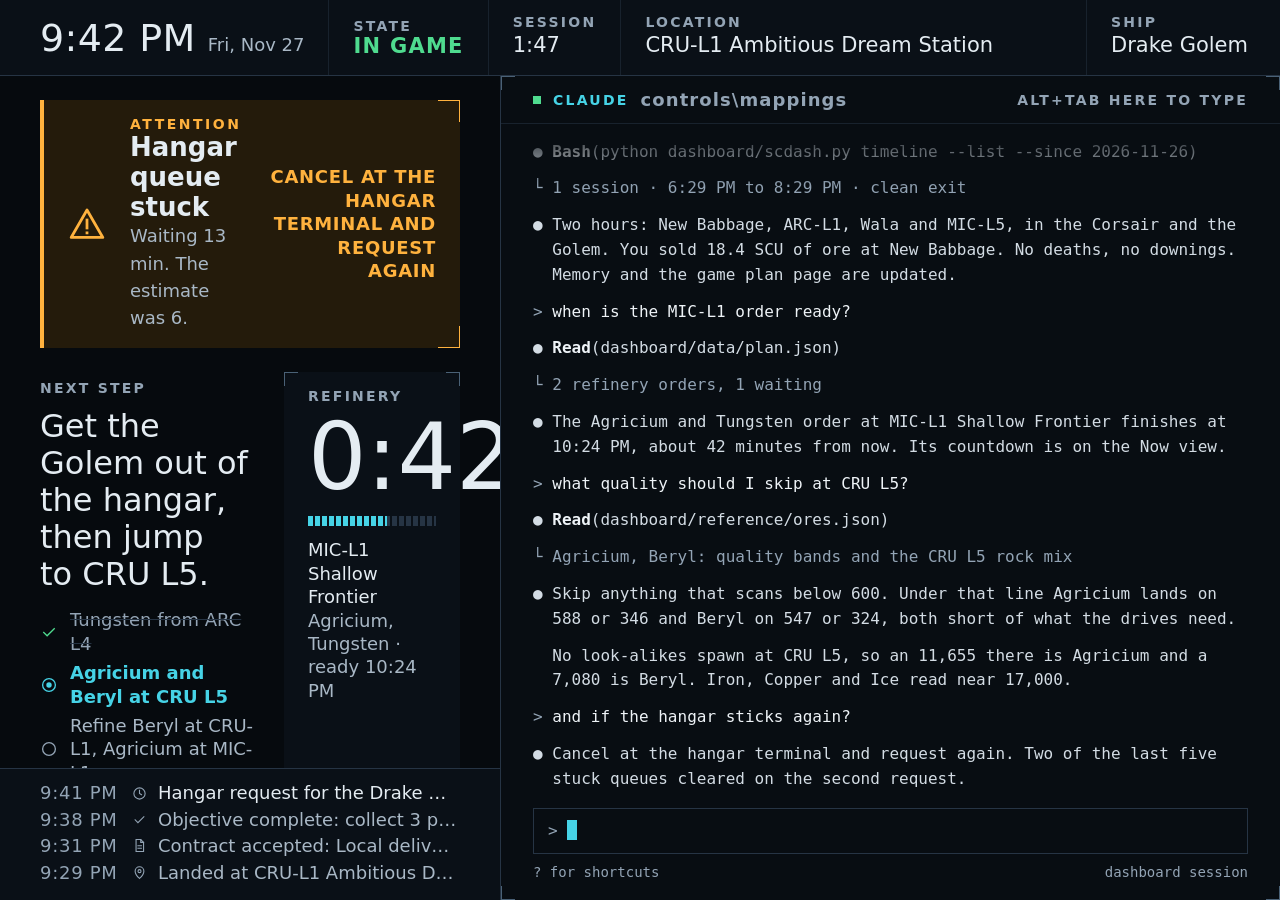
<file: dashboard/design/avionics/index.html>
<!doctype html>
<html lang="en-US">
<head>
<meta charset="utf-8">
<meta name="viewport" content="width=device-width, initial-scale=1">
<title>Dashboard mockup: B, Avionics</title>
<link rel="stylesheet" href="style.css">
</head>
<body>
<!-- One markup for all three directions; only style.css differs.
     Screens are picked by the URL fragment: index.html#mining etc. (no script). -->
<svg width="0" height="0" style="position:absolute" aria-hidden="true">
  <symbol id="i-warn" viewBox="0 0 24 24"><path d="M12 3.2 22 20.5H2Z"/><path d="M12 9.5v5"/><path d="M12 17.6v.01"/></symbol>
  <symbol id="i-stop" viewBox="0 0 24 24"><path d="M8.1 2.5h7.8l5.6 5.6v7.8l-5.6 5.6H8.1l-5.6-5.6V8.1Z"/><path d="M12 7.5v5.5"/><path d="M12 16.4v.01"/></symbol>
  <symbol id="i-ok" viewBox="0 0 24 24"><circle cx="12" cy="12" r="9.5"/><path d="m7.6 12.4 3 3 5.8-6.2"/></symbol>
  <symbol id="i-check" viewBox="0 0 24 24"><path d="m5 12.5 4.5 4.5L19 7.5"/></symbol>
  <symbol id="i-x" viewBox="0 0 24 24"><path d="M6.5 6.5l11 11M17.5 6.5l-11 11"/></symbol>
  <symbol id="i-now" viewBox="0 0 24 24"><circle cx="12" cy="12" r="8.5"/><circle cx="12" cy="12" r="3.6" fill="currentColor" stroke="none"/></symbol>
  <symbol id="i-later" viewBox="0 0 24 24"><circle cx="12" cy="12" r="8.5"/></symbol>
  <symbol id="i-clock" viewBox="0 0 24 24"><circle cx="12" cy="12" r="9"/><path d="M12 7v5l3.2 2"/></symbol>
  <symbol id="i-pin" viewBox="0 0 24 24"><path d="M12 21.5s-7-6.3-7-11.7a7 7 0 0 1 14 0c0 5.4-7 11.7-7 11.7Z"/><circle cx="12" cy="9.8" r="2.4"/></symbol>
  <symbol id="i-ship" viewBox="0 0 24 24"><path d="M12 2.8 19.5 20 12 16.2 4.5 20Z"/></symbol>
  <symbol id="i-jump" viewBox="0 0 24 24"><path d="m4.5 6 6 6-6 6M12.5 6l6 6-6 6"/></symbol>
  <symbol id="i-flask" viewBox="0 0 24 24"><path d="M9 3h6M10 3v6.2L4.8 18a2 2 0 0 0 1.7 3h11a2 2 0 0 0 1.7-3L14 9.2V3"/><path d="M7.5 15h9"/></symbol>
  <symbol id="i-doc" viewBox="0 0 24 24"><path d="M6.5 2.5h7.5l4.5 4.5v14.5h-12Z"/><path d="M14 2.5V7h4.5M9.5 12.5h5.5M9.5 16.5h5.5"/></symbol>
  <symbol id="i-coin" viewBox="0 0 24 24"><circle cx="12" cy="12" r="9"/><path d="M8.5 12h7M12 8.5v7"/></symbol>
  <symbol id="i-dot" viewBox="0 0 24 24"><circle cx="12" cy="12" r="3.2" fill="currentColor" stroke="none"/></symbol>
  <symbol id="i-pick" viewBox="0 0 24 24"><path d="M4 20 14 10"/><path d="M8.5 5.2c3.6-1.8 7.8-1.4 11 1.3-2.1-.2-4.1.3-5.6 1.4L16.1 10c1.1-1.5 1.6-3.5 1.4-5.6"/></symbol>
  <symbol id="i-salv" viewBox="0 0 24 24"><path d="M3 12h4l2.5-6 5 12 2.5-6h4"/></symbol>
  <symbol id="i-target" viewBox="0 0 24 24"><circle cx="12" cy="12" r="8"/><circle cx="12" cy="12" r="2.2"/><path d="M12 1.5v4M12 18.5v4M1.5 12h4M18.5 12h4"/></symbol>
  <symbol id="i-box" viewBox="0 0 24 24"><path d="m3 7.2 9-4.2 9 4.2v9.6L12 21l-9-4.2Z"/><path d="m3 7.2 9 4.2 9-4.2M12 11.4V21"/></symbol>
  <symbol id="i-flag" viewBox="0 0 24 24"><path d="M5 21.5V3.5"/><path d="M5 4h12.5l-2.5 4.5 2.5 4.5H5"/></symbol>
  <symbol id="i-walk" viewBox="0 0 24 24"><circle cx="13" cy="4.5" r="2"/><path d="m9.5 21 2.5-6.5 3 3V21M8 11.5l3-3.5h3l2.5 4 2.5 1M12 8l-1.5 6.5"/></symbol>
  <symbol id="i-eye" viewBox="0 0 24 24"><path d="M2 12s3.6-6.5 10-6.5S22 12 22 12s-3.6 6.5-10 6.5S2 12 2 12Z"/><circle cx="12" cy="12" r="2.8"/></symbol>
  <symbol id="i-noshield" viewBox="0 0 24 24"><path d="M12 2.8 19.5 5.8v6c0 4.9-3.3 8.1-7.5 9.4-4.2-1.3-7.5-4.5-7.5-9.4v-6Z"/><path d="m3.5 3.5 17 17"/></symbol>
  <symbol id="i-stick" viewBox="0 0 24 24"><path d="M9 3.5h6v6.5a3 3 0 0 1-6 0Z"/><path d="M12 13v4.5M5 21h14l-1.6-3.5H6.6Z"/></symbol>
</svg>

<div class="app">
<div class="dash">

<!-- ================================================================ NOW -->
<main class="screen screen--now" id="now">
  <header class="strip">
    <div class="strip__time"><b class="strip__clock num">9:42 PM</b><span class="strip__date">Fri, Nov 27</span></div>
    <span class="state state--live">In game</span>
    <span class="si si--session"><svg class="i"><use href="#i-clock"/></svg><span class="si__k">Session</span><b class="num">1:47</b></span>
    <span class="si si--loc"><svg class="i"><use href="#i-pin"/></svg><b>CRU-L1 Ambitious Dream Station</b></span>
    <span class="si si--ship"><svg class="i"><use href="#i-ship"/></svg><b>Drake Golem</b></span>
  </header>

  <div class="alerts">
    <div class="alert alert--warn" role="alert">
      <svg class="i alert__icon"><use href="#i-warn"/></svg>
      <div class="alert__body">
        <span class="alert__kind">Attention</span>
        <b class="alert__title">Hangar queue stuck</b>
        <span class="alert__text">Waiting 13 min. The estimate was 6.</span>
      </div>
      <p class="alert__do">Cancel at the hangar terminal and request again</p>
    </div>
  </div>

  <section class="view now">
    <div class="blk now__next">
      <h2 class="cap">Next step</h2>
      <p class="next">Get the Golem out of the hangar, then jump to CRU L5.</p>
      <ol class="steps">
        <li class="step step--done"><svg class="i"><use href="#i-check"/></svg><span>Tungsten from ARC L4</span></li>
        <li class="step step--now"><svg class="i"><use href="#i-now"/></svg><span>Agricium and Beryl at CRU L5</span></li>
        <li class="step"><svg class="i"><use href="#i-later"/></svg><span>Refine Beryl at CRU-L1, Agricium at MIC-L1</span></li>
        <li class="step"><svg class="i"><use href="#i-later"/></svg><span>Haul to New Babbage, craft both drives</span></li>
      </ol>
    </div>

    <div class="blk now__count count">
      <h2 class="cap">Refinery</h2>
      <p class="count__fig num">0:42:18</p>
      <div class="meter meter--live" style="--v:.62"><i></i></div>
      <p class="count__sub"><b>MIC-L1 Shallow Frontier</b><br>Agricium, Tungsten · ready 10:24 PM</p>
    </div>

    <div class="blk now__mats">
      <h2 class="label"><span class="cap">Materials</span><span class="asof">held as of Nov 26, 4:12 PM</span></h2>
      <div class="mats">
        <div class="mat mat--ok">
          <p class="mat__name">Tungsten</p>
          <p class="mat__fig"><b class="mat__held num">2.66</b><span class="mat__need">of 2.22 SCU</span></p>
          <div class="meter meter--ok" style="--v:1"><i></i></div>
          <p class="mat__note"><svg class="i"><use href="#i-check"/></svg>Covered</p>
        </div>
        <div class="mat">
          <p class="mat__name">Beryl</p>
          <p class="mat__fig"><b class="mat__held num">0.84</b><span class="mat__need">of 2.22 SCU</span></p>
          <div class="meter" style="--v:.38"><i></i></div>
          <p class="mat__note"><b class="num">1.38</b>to go</p>
        </div>
        <div class="mat">
          <p class="mat__name">Agricium</p>
          <p class="mat__fig"><b class="mat__held num">1.90</b><span class="mat__need">of 5.52 SCU</span></p>
          <div class="meter" style="--v:.34"><i></i></div>
          <p class="mat__note"><b class="num">3.62</b>to go</p>
        </div>
      </div>
    </div>

    <article class="contract contract--compact now__contract">
      <header class="contract__head">
        <p class="contract__giver"><svg class="i"><use href="#i-doc"/></svg><span class="contract__from">From</span><b>Covalex Shipping</b></p>
        <p class="contract__reward"><b class="num">8,250</b><span>aUEC</span></p>
      </header>
      <h2 class="contract__title">Local delivery: 3 packages</h2>
      <ol class="objs">
        <li class="obj obj--done"><svg class="i"><use href="#i-check"/></svg><span>Collect 3 packages at CRU-L1</span></li>
        <li class="obj obj--now"><svg class="i"><use href="#i-now"/></svg><span>Deliver 2 packages to Seraphim Station</span></li>
        <li class="obj"><svg class="i"><use href="#i-later"/></svg><span>Deliver 1 package to Orison</span></li>
      </ol>
      <p class="contract__count">Objective 2 of 3</p>
    </article>
  </section>

  <section class="feed">
    <h2 class="cap feed__title">Events</h2>
    <ol>
      <li class="ev"><time class="num">9:41 PM</time><svg class="i"><use href="#i-clock"/></svg><span>Hangar request for the Drake Golem, estimate 6 min</span></li>
      <li class="ev"><time class="num">9:38 PM</time><svg class="i"><use href="#i-check"/></svg><span>Objective complete: collect 3 packages</span></li>
      <li class="ev"><time class="num">9:31 PM</time><svg class="i"><use href="#i-doc"/></svg><span>Contract accepted: Local delivery, 3 packages</span></li>
      <li class="ev"><time class="num">9:29 PM</time><svg class="i"><use href="#i-pin"/></svg><span>Landed at CRU-L1 Ambitious Dream Station</span></li>
      <li class="ev ev--ok"><time class="num">9:20 PM</time><svg class="i"><use href="#i-ok"/></svg><span>Work order complete at MIC-L2 Long Forest</span></li>
      <li class="ev"><time class="num">9:14 PM</time><svg class="i"><use href="#i-jump"/></svg><span>Quantum jump to CRU-L1 Ambitious Dream Station</span></li>
    </ol>
  </section>
</main>

<!-- ============================================================= MINING -->
<main class="screen screen--act" id="mining">
  <header class="strip">
    <div class="strip__time"><b class="strip__clock num">10:31 PM</b><span class="strip__date">Fri, Nov 27</span></div>
    <span class="state state--live">In game</span>
    <span class="si si--session"><svg class="i"><use href="#i-clock"/></svg><span class="si__k">Session</span><b class="num">2:36</b></span>
    <span class="si si--loc"><svg class="i"><use href="#i-pin"/></svg><b>CRU L5 asteroid field</b></span>
    <span class="si si--ship"><svg class="i"><use href="#i-ship"/></svg><b>Drake Golem</b></span>
  </header>

  <section class="view act act--mining">
    <header class="act__head">
      <h1 class="act__kind"><svg class="i"><use href="#i-pick"/></svg>Mining</h1>
      <p class="act__where">CRU L5, Crusader · plan: Run B</p>
    </header>

    <div class="act__hero ores">
      <div class="ore">
        <div class="ore__head">
          <h2 class="ore__name">Agricium</h2>
          <span class="ore__tier">Uncommon · 29% of rocks here</span>
          <div class="ore__rule">
            <span class="q q--take"><svg class="i"><use href="#i-ok"/></svg><span class="q__k">Take</span><b class="num">600+</b></span>
            <span class="q q--skip"><svg class="i"><use href="#i-x"/></svg><span class="q__k">Skip below</span><b class="num">600</b></span>
          </div>
        </div>
        <div class="reads">
          <div class="read read--top"><p class="read__fig num">11,655</p><p class="read__sub"><span>3 rocks</span><span class="meter" style="--v:.6"><i></i></span><span class="num">60%</span></p></div>
          <div class="read"><p class="read__fig num">15,540</p><p class="read__sub"><span>4 rocks</span><span class="meter" style="--v:.3"><i></i></span><span class="num">30%</span></p></div>
          <div class="read"><p class="read__fig num">19,425</p><p class="read__sub"><span>5 rocks</span><span class="meter" style="--v:.1"><i></i></span><span class="num">10%</span></p></div>
        </div>
      </div>
      <div class="ore">
        <div class="ore__head">
          <h2 class="ore__name">Beryl</h2>
          <span class="ore__tier">Rare · 18% of rocks here</span>
          <div class="ore__rule">
            <span class="q q--take"><svg class="i"><use href="#i-ok"/></svg><span class="q__k">Take</span><b class="num">700+</b></span>
            <span class="q q--skip"><svg class="i"><use href="#i-x"/></svg><span class="q__k">Skip below</span><b class="num">700</b></span>
          </div>
        </div>
        <div class="reads">
          <div class="read read--top"><p class="read__fig num">7,080</p><p class="read__sub"><span>2 rocks</span><span class="meter" style="--v:.6"><i></i></span><span class="num">60%</span></p></div>
          <div class="read"><p class="read__fig num">10,620</p><p class="read__sub"><span>3 rocks</span><span class="meter" style="--v:.3"><i></i></span><span class="num">30%</span></p></div>
          <div class="read"><p class="read__fig num">14,160</p><p class="read__sub"><span>4 rocks</span><span class="meter" style="--v:.1"><i></i></span><span class="num">10%</span></p></div>
        </div>
      </div>
    </div>

    <div class="act__main">
      <div class="goal">
        <h2 class="label"><span class="cap">Goal</span><span class="asof">held as of Nov 26, 4:12 PM</span></h2>
        <div class="needs">
          <div class="need"><span class="need__name">Agricium</span><b class="num">1.90</b><span class="need__of">of 5.52 SCU</span><span class="meter" style="--v:.34"><i></i></span></div>
          <div class="need"><span class="need__name">Beryl</span><b class="num">0.84</b><span class="need__of">of 2.22 SCU</span><span class="meter" style="--v:.38"><i></i></span></div>
        </div>
        <p class="goal__next">Agricium first: it is 3.62 SCU short.</p>
      </div>

      <div class="act__ref">
        <div class="ref">
          <h2 class="cap">Look-alikes here</h2>
          <p><b>None within 1%</b> at CRU L5. Iron, Copper and Ice read <b class="num">16,960–17,200</b> at 4 rocks.</p>
        </div>
        <div class="ref">
          <h2 class="cap">Refine · Pyrometric Chromalysis</h2>
          <p class="rrow"><span class="rrow__k">Agricium</span><span class="rrow__at">MIC-L1 Shallow Frontier</span><b class="num pos">+8%</b></p>
          <p class="rrow"><span class="rrow__k">Beryl</span><span class="rrow__at">CRU-L1 Ambitious Dream</span><b class="num pos">+7%</b></p>
        </div>
      </div>
    </div>

    <div class="ctl">
      <h2 class="cap ctl__title"><svg class="i"><use href="#i-stick"/></svg>Mining mode · knob 4</h2>
      <dl class="ctl__list">
        <div><dt>Trigger</dt><dd>Fire laser</dd></div>
        <div><dt>FLAPS lever</dt><dd>Laser power</dd></div>
        <div><dt>Rocker ↑ ↓</dt><dd>Power step</dd></div>
        <div><dt>Rocker press</dt><dd>Fracture / extract</dd></div>
        <div><dt>Right hat ↑ → ↓</dt><dd>Module 1 · 2 · 3</dd></div>
        <div><dt>A1 hold</dt><dd>Jettison cargo</dd></div>
      </dl>
    </div>
  </section>

  <section class="feed feed--short">
    <h2 class="cap feed__title">Events</h2>
    <ol>
      <li class="ev"><time class="num">10:24 PM</time><svg class="i"><use href="#i-pin"/></svg><span>Arrived at CRU L5</span></li>
      <li class="ev ev--ok"><time class="num">10:24 PM</time><svg class="i"><use href="#i-ok"/></svg><span>Work order complete at MIC-L1 Shallow Frontier</span></li>
      <li class="ev"><time class="num">10:12 PM</time><svg class="i"><use href="#i-jump"/></svg><span>Quantum jump to CRU L5</span></li>
    </ol>
  </section>
</main>

<!-- ============================================================ SALVAGE -->
<main class="screen screen--act" id="salvage">
  <header class="strip">
    <div class="strip__time"><b class="strip__clock num">3:52 PM</b><span class="strip__date">Fri, Nov 27</span></div>
    <span class="state state--live">In game</span>
    <span class="si si--session"><svg class="i"><use href="#i-clock"/></svg><span class="si__k">Session</span><b class="num">0:58</b></span>
    <span class="si si--loc"><svg class="i"><use href="#i-pin"/></svg><b>Near CRU-L4 Shallow Fields Station</b></span>
    <span class="si si--ship"><svg class="i"><use href="#i-ship"/></svg><b>RSI Salvation</b></span>
  </header>

  <section class="view act act--salvage">
    <header class="act__head">
      <h1 class="act__kind"><svg class="i"><use href="#i-salv"/></svg>Salvage</h1>
      <p class="act__where">Derelict Freelancer MAX near CRU-L4</p>
    </header>

    <div class="act__hero figs">
      <div class="fig fig--main">
        <h2 class="cap">RMC for repairs</h2>
        <p class="fig__line"><b class="fig__num num">4.5</b><span class="fig__unit">of 12 SCU</span></p>
        <div class="meter" style="--v:.375"><i></i></div>
        <p class="fig__sub">Held as of 3:40 PM · <b class="num">7.5</b> SCU to go</p>
      </div>
      <div class="fig">
        <h2 class="cap">Salvation hold</h2>
        <p class="fig__line"><b class="fig__num num">6</b><span class="fig__unit">SCU</span></p>
        <p class="fig__sub">About <b class="num">2</b> full holds to go</p>
      </div>
    </div>

    <p class="act__next"><span class="cap">Next</span>Scrape the hull, then use the fracture field.</p>

    <div class="act__main">
      <article class="contract">
        <header class="contract__head">
          <p class="contract__giver"><svg class="i"><use href="#i-doc"/></svg><span class="contract__from">From</span><b>Crusader Industries</b></p>
          <p class="contract__reward"><b class="num">14,500</b><span>aUEC</span></p>
        </header>
        <h2 class="contract__title">Salvage rights: derelict Freelancer MAX</h2>
        <ol class="objs">
          <li class="obj obj--done"><svg class="i"><use href="#i-check"/></svg><span>Go to the derelict near CRU-L4</span></li>
          <li class="obj obj--now"><svg class="i"><use href="#i-now"/></svg><span>Strip the derelict's hull</span></li>
        </ol>
        <p class="contract__count">Objective 2 of 2</p>
      </article>

      <div class="act__ref">
        <div class="ref">
          <h2 class="cap">Sell at CRU-L1 Ambitious Dream</h2>
          <p class="rrow"><span class="rrow__k">RMC</span><span class="rrow__at">keep for repairs</span><b class="num">9,750</b></p>
          <p class="rrow"><span class="rrow__k">Construction Mat.</span><span class="rrow__at">sell</span><b class="num">2,480</b></p>
          <p class="ref__foot">aUEC per SCU · UEX, Nov 26</p>
        </div>
      </div>
    </div>

    <div class="ctl">
      <h2 class="cap ctl__title"><svg class="i"><use href="#i-stick"/></svg>Salvage mode · knob 5</h2>
      <dl class="ctl__list">
        <div><dt>Trigger</dt><dd>Focused beam on / off</dd></div>
        <div><dt>Trigger stage 2</dt><dd>Gimbal mode</dd></div>
        <div><dt>Right hat ↑</dt><dd>Focus all heads</dd></div>
        <div><dt>Right hat ← →</dt><dd>Focus left / right</dd></div>
        <div><dt>Right hat ↓</dt><dd>Flip beam axis</dd></div>
        <div><dt>A2 · A3</dt><dd>Fire left · right</dd></div>
        <div><dt>Rocker ↑ ↓</dt><dd>Beam spacing</dd></div>
        <div><dt>Rocker press</dt><dd>Field mode</dd></div>
      </dl>
    </div>
  </section>

  <section class="feed feed--short">
    <h2 class="cap feed__title">Events</h2>
    <ol>
      <li class="ev"><time class="num">3:47 PM</time><svg class="i"><use href="#i-doc"/></svg><span>New objective: strip the derelict's hull</span></li>
      <li class="ev"><time class="num">3:46 PM</time><svg class="i"><use href="#i-doc"/></svg><span>Contract accepted: Salvage rights, derelict Freelancer MAX</span></li>
      <li class="ev"><time class="num">3:31 PM</time><svg class="i"><use href="#i-pin"/></svg><span>Arrived at CRU-L4 Shallow Fields Station</span></li>
    </ol>
  </section>
</main>

<!-- ============================================================= COMBAT -->
<main class="screen screen--act" id="combat">
  <header class="strip">
    <div class="strip__time"><b class="strip__clock num">8:14 PM</b><span class="strip__date">Fri, Nov 27</span></div>
    <span class="state state--live">In game</span>
    <span class="si si--session"><svg class="i"><use href="#i-clock"/></svg><span class="si__k">Session</span><b class="num">0:41</b></span>
    <span class="si si--loc"><svg class="i"><use href="#i-pin"/></svg><b>Near Yela, Crusader</b></span>
    <span class="si si--ship"><svg class="i"><use href="#i-ship"/></svg><b>Origin M80</b></span>
  </header>

  <section class="view act act--combat">
    <header class="act__head">
      <h1 class="act__kind"><svg class="i"><use href="#i-target"/></svg>Combat</h1>
      <p class="act__where">Pilot seat · Origin M80</p>
      <div class="tele" aria-label="From the telemetry stream">
        <span class="tele__item"><span class="tele__k">Decoys</span><b class="num">6</b></span>
        <span class="tele__item"><span class="tele__k">Noise</span><b class="num">4</b></span>
        <span class="tele__item tele__pw"><span class="tele__k">Power</span><span class="pw pw--on">W</span><span class="pw pw--on">T</span><span class="pw pw--on">S</span></span>
        <span class="tele__item"><b>Coupled</b></span>
      </div>
    </header>

    <div class="act__hero figs tally">
      <div class="fig fig--ship">
        <h2 class="cap">Ship</h2>
        <p class="fig__name">Origin M80</p>
        <p class="fig__sub">Trigger: S5 pair · stage 2: S4 pair</p>
      </div>
      <div class="fig"><h2 class="cap">Destroyed</h2><p class="fig__line"><b class="fig__num num">3</b></p><p class="fig__sub">ships this session</p></div>
      <div class="fig"><h2 class="cap">Lost</h2><p class="fig__line"><b class="fig__num num">0</b></p><p class="fig__sub">ships</p></div>
      <div class="fig"><h2 class="cap">Downed</h2><p class="fig__line"><b class="fig__num num">0</b></p><p class="fig__sub">times</p></div>
    </div>

    <div class="act__main">
      <article class="contract">
        <header class="contract__head">
          <p class="contract__giver"><svg class="i"><use href="#i-doc"/></svg><span class="contract__from">From</span><b>Crusader Security</b></p>
          <p class="contract__reward"><b class="num">21,750</b><span>aUEC</span></p>
        </header>
        <h2 class="contract__title">Bounty: Medium-Risk Target</h2>
        <ol class="objs">
          <li class="obj obj--done"><svg class="i"><use href="#i-check"/></svg><span>Go to the target's last known position near Yela</span></li>
          <li class="obj obj--now"><svg class="i"><use href="#i-now"/></svg><span>Destroy the target's Cutlass Black</span></li>
        </ol>
        <p class="contract__count">Objective 2 of 2</p>
      </article>

      <div class="act__ref">
        <div class="ref law">
          <h2 class="cap">Law here</h2>
          <p class="law__j">Crusader Industries jurisdiction</p>
          <ul class="marks">
            <li class="mark mark--on"><svg class="i"><use href="#i-eye"/></svg>Monitored space</li>
            <li class="mark mark--off"><svg class="i"><use href="#i-noshield"/></svg>No armistice: weapons free</li>
          </ul>
        </div>
      </div>
    </div>

    <div class="ctl">
      <h2 class="cap ctl__title"><svg class="i"><use href="#i-stick"/></svg>Combat · guns mode</h2>
      <dl class="ctl__list">
        <div><dt>Left hat ↑</dt><dd>Decoy</dd></div>
        <div><dt>Left hat ↓</dt><dd>Noise</dd></div>
        <div><dt>Left hat ← →</dt><dd>Cycle hostiles</dd></div>
        <div><dt>Left hat press</dt><dd>Lock target</dd></div>
        <div><dt>COM hat →</dt><dd>Nearest hostile</dd></div>
        <div><dt>Right wing 1 · 2 · 3</dt><dd>Power W · T · S</dd></div>
        <div><dt>Right wing 4 hold</dt><dd>Shields to max</dd></div>
      </dl>
    </div>
  </section>

  <section class="feed feed--short">
    <h2 class="cap feed__title">Events</h2>
    <ol>
      <li class="ev"><time class="num">8:13 PM</time><svg class="i"><use href="#i-target"/></svg><span>You destroyed a Drake Buccaneer</span></li>
      <li class="ev"><time class="num">8:09 PM</time><svg class="i"><use href="#i-doc"/></svg><span>New objective: destroy the target's Cutlass Black</span></li>
      <li class="ev"><time class="num">8:06 PM</time><svg class="i"><use href="#i-eye"/></svg><span>Entered monitored space</span></li>
    </ol>
  </section>
</main>

<!-- ============================================================== CARGO -->
<main class="screen screen--act" id="cargo">
  <header class="strip">
    <div class="strip__time"><b class="strip__clock num">2:18 PM</b><span class="strip__date">Fri, Nov 27</span></div>
    <span class="state state--live">In game</span>
    <span class="si si--session"><svg class="i"><use href="#i-clock"/></svg><span class="si__k">Session</span><b class="num">1:12</b></span>
    <span class="si si--loc"><svg class="i"><use href="#i-pin"/></svg><b>CRU-L1 Ambitious Dream Station</b></span>
    <span class="si si--ship"><svg class="i"><use href="#i-ship"/></svg><b>Drake Golem OX</b></span>
  </header>

  <section class="view act act--cargo">
    <header class="act__head">
      <h1 class="act__kind"><svg class="i"><use href="#i-box"/></svg>Cargo</h1>
      <p class="act__where">Hauling Quartz · 3 stops</p>
      <div class="tele" aria-label="From the telemetry stream">
        <span class="tele__item"><span class="tele__k">Fuel</span><b class="num">74%</b></span>
        <span class="tele__item"><span class="tele__k">Speed</span><b class="num">0</b><span class="tele__u">m/s</span></span>
        <span class="tele__item"><span class="tele__k">Gear</span><b>Down</b></span>
      </div>
    </header>

    <div class="act__hero figs">
      <div class="fig fig--main">
        <h2 class="cap">This stop</h2>
        <p class="fig__line"><b class="fig__num num">16</b><span class="fig__unit">SCU off</span></p>
        <p class="fig__sub">Quartz, at CRU-L1</p>
      </div>
      <div class="fig">
        <h2 class="cap">Contract</h2>
        <p class="fig__line"><b class="fig__num num">24</b><span class="fig__unit">SCU</span></p>
        <p class="fig__sub">in 3 stops</p>
      </div>
      <div class="fig">
        <h2 class="cap">Golem OX grid</h2>
        <p class="fig__line"><b class="fig__num num">64</b><span class="fig__unit">SCU</span></p>
        <p class="fig__sub">room to spare</p>
      </div>
    </div>

    <p class="act__next"><span class="cap">At this stop</span><span class="keys"><kbd>ALT</kbd> hold: request cargo loading <span class="keys__sep">·</span> <kbd>ALT</kbd> tap: request landing</span></p>

    <div class="act__main">
      <article class="contract">
        <header class="contract__head">
          <p class="contract__giver"><svg class="i"><use href="#i-doc"/></svg><span class="contract__from">From</span><b>Red Wind Linehaul</b></p>
          <p class="contract__reward"><b class="num">38,500</b><span>aUEC</span></p>
        </header>
        <h2 class="contract__title">Planetary haul: Quartz around Crusader</h2>
        <ol class="objs">
          <li class="obj obj--done"><svg class="i"><use href="#i-check"/></svg><span>Pick up 24 SCU of Quartz at Seraphim Station</span></li>
          <li class="obj obj--now"><svg class="i"><use href="#i-now"/></svg><span>Drop off 16 SCU at CRU-L1 Ambitious Dream Station</span></li>
          <li class="obj obj--next"><svg class="i"><use href="#i-later"/></svg><span>Drop off 8 SCU at Orison</span></li>
        </ol>
        <p class="contract__count">Objective 2 of 3</p>
      </article>

      <div class="act__ref">
        <div class="ref">
          <h2 class="cap">Trade on the side</h2>
          <p>Bought <b>30 SCU Medical Supplies</b> at Seraphim, <b class="num">1,830</b>/SCU.</p>
          <p>Sell at <b>Orison</b>: plan says <b class="num">2,140</b>/SCU, about <b class="num pos">+9,300</b>.</p>
        </div>
        <div class="earn"><span class="cap">Earned this session</span><b class="num">+46,250</b><span class="earn__u">aUEC</span></div>
      </div>
    </div>

    <div class="ctl">
      <h2 class="cap ctl__title"><svg class="i"><use href="#i-stick"/></svg>Landing and loading</h2>
      <dl class="ctl__list">
        <div><dt>AP tap</dt><dd>Dock</dd></div>
        <div><dt>AP hold</dt><dd>Autoland</dd></div>
        <div><dt>Gear lever</dt><dd>Gear up / down</dd></div>
        <div><dt>Toggle A ↑</dt><dd>Open doors, ramps</dd></div>
        <div><dt>Toggle A ↓</dt><dd>Close and lock</dd></div>
      </dl>
    </div>
  </section>

  <section class="feed feed--short">
    <h2 class="cap feed__title">Events</h2>
    <ol>
      <li class="ev"><time class="num">2:16 PM</time><svg class="i"><use href="#i-pin"/></svg><span>Landed at CRU-L1 Ambitious Dream Station</span></li>
      <li class="ev"><time class="num">1:58 PM</time><svg class="i"><use href="#i-check"/></svg><span>Objective complete: pick up 24 SCU of Quartz</span></li>
      <li class="ev"><time class="num">1:52 PM</time><svg class="i"><use href="#i-coin"/></svg><span>Bought 30 SCU Medical Supplies for 54,900 aUEC</span></li>
    </ol>
  </section>
</main>

<!-- ============================================================ MISSION -->
<main class="screen screen--mission" id="mission">
  <header class="strip">
    <div class="strip__time"><b class="strip__clock num">5:07 PM</b><span class="strip__date">Fri, Nov 27</span></div>
    <span class="state state--live">In game</span>
    <span class="si si--session"><svg class="i"><use href="#i-clock"/></svg><span class="si__k">Session</span><b class="num">1:26</b></span>
    <span class="si si--loc"><svg class="i"><use href="#i-pin"/></svg><b>Cellin, Crusader</b></span>
    <span class="si si--ship"><svg class="i"><use href="#i-ship"/></svg><b>Drake Corsair</b></span>
  </header>

  <section class="view mission">
    <article class="contract contract--full">
      <header class="contract__head">
        <p class="contract__giver"><svg class="i"><use href="#i-doc"/></svg><span class="contract__from">From</span><b>Covalex Shipping</b></p>
        <p class="contract__reward"><b class="num">17,500</b><span>aUEC</span></p>
      </header>
      <h2 class="contract__title">Investigation: find out what happened to a Covalex transport lost near Cellin</h2>
      <ol class="objs">
        <li class="obj obj--done"><svg class="i"><use href="#i-check"/></svg><span>Go to the transport's last known position near Cellin</span></li>
        <li class="obj obj--done"><svg class="i"><use href="#i-check"/></svg><span>Find the wreck</span></li>
        <li class="obj obj--now"><svg class="i"><use href="#i-now"/></svg><span>Recover the flight recorder from the cockpit</span></li>
        <li class="obj"><svg class="i"><use href="#i-later"/></svg><span>Search the cargo bay for the manifest</span></li>
        <li class="obj"><svg class="i"><use href="#i-later"/></svg><span>Deliver both to Covalex at Seraphim Station</span></li>
      </ol>
      <p class="contract__count">Objective 3 of 5</p>
    </article>

    <div class="mission__where">
      <h2 class="cap">Go next</h2>
      <p class="where__place"><svg class="i"><use href="#i-pin"/></svg>The wreck on Cellin</p>
      <p class="where__sub">Marker set by the contract · then Seraphim Station</p>
    </div>

    <div class="mission__others">
      <h2 class="label"><span class="cap">Also accepted</span><span class="asof">2 more</span></h2>
      <ul class="others">
        <li class="other"><b class="other__title">Local delivery: 3 packages</b><span class="other__giver">Covalex Shipping</span><span class="other__obj">Deliver 2 packages to Seraphim Station</span></li>
        <li class="other"><b class="other__title">Bounty: Medium-Risk Target</b><span class="other__giver">Crusader Security</span><span class="other__obj">Destroy the target's Cutlass Black</span></li>
      </ul>
    </div>
  </section>

  <section class="feed feed--short">
    <h2 class="cap feed__title">Events</h2>
    <ol>
      <li class="ev"><time class="num">5:05 PM</time><svg class="i"><use href="#i-check"/></svg><span>Objective complete: find the wreck</span></li>
      <li class="ev"><time class="num">4:58 PM</time><svg class="i"><use href="#i-pin"/></svg><span>Arrived near Cellin</span></li>
      <li class="ev"><time class="num">4:49 PM</time><svg class="i"><use href="#i-doc"/></svg><span>Contract accepted: Investigation for Covalex Shipping</span></li>
    </ol>
  </section>
</main>

<!-- ============================================================= TRAVEL -->
<main class="screen screen--travel" id="travel">
  <header class="strip">
    <div class="strip__time"><b class="strip__clock num">10:13 PM</b><span class="strip__date">Fri, Nov 27</span></div>
    <span class="state state--quantum">In quantum</span>
    <span class="si si--session"><svg class="i"><use href="#i-clock"/></svg><span class="si__k">Session</span><b class="num">2:18</b></span>
    <span class="si si--loc"><svg class="i"><use href="#i-jump"/></svg><b>To CRU L5</b></span>
    <span class="si si--ship"><svg class="i"><use href="#i-ship"/></svg><b>Drake Golem</b></span>
  </header>

  <section class="view travel">
    <div class="dest">
      <div class="dest__main">
        <h2 class="cap">Heading to</h2>
        <p class="dest__name">CRU L5</p>
        <p class="dest__sub">Asteroid field near Crusader · leg 2 of 4</p>
      </div>
      <div class="dest__clock">
        <h2 class="cap">In quantum</h2>
        <p class="dest__fig num">0:01:12</p>
        <p class="dest__since">since 10:12 PM</p>
      </div>
    </div>

    <ol class="legs">
      <li class="leg leg--done"><span class="leg__dot"><svg class="i"><use href="#i-check"/></svg></span><div><p class="leg__place">CRU-L1 Ambitious Dream Station</p><p class="leg__why">From New Babbage · park, take a delivery</p></div></li>
      <li class="leg leg--now"><span class="leg__dot"></span><div><p class="leg__place">CRU L5 asteroid field</p><p class="leg__why">Mine Agricium and Beryl</p></div></li>
      <li class="leg"><span class="leg__dot"></span><div><p class="leg__place">CRU-L1 Ambitious Dream Station</p><p class="leg__why">Refine Beryl · +7%</p></div></li>
      <li class="leg"><span class="leg__dot"></span><div><p class="leg__place">MIC-L1 Shallow Frontier Station</p><p class="leg__why">Refine Agricium · +8%</p></div></li>
    </ol>

    <div class="arrive">
      <h2 class="cap">On arrival</h2>
      <ol>
        <li><span>Turn the mode knob to <b>Mining</b> (detent 4).</span></li>
        <li><span>Agricium reads <b class="num">11,655</b>, Beryl <b class="num">7,080</b>.</span></li>
        <li><span>Take rocks at <b class="num">600</b> and up.</span></li>
      </ol>
    </div>

    <div class="timer-line">
      <svg class="i"><use href="#i-flask"/></svg>
      <span>Refinery at MIC-L1 · ready 10:24 PM</span>
      <b class="num">0:11:06</b>
    </div>
  </section>

  <section class="feed feed--short">
    <h2 class="cap feed__title">Events</h2>
    <ol>
      <li class="ev"><time class="num">10:12 PM</time><svg class="i"><use href="#i-jump"/></svg><span>Quantum jump to CRU L5</span></li>
      <li class="ev"><time class="num">10:03 PM</time><svg class="i"><use href="#i-ship"/></svg><span>Left CRU-L1 in the Drake Golem</span></li>
      <li class="ev ev--ok"><time class="num">9:56 PM</time><svg class="i"><use href="#i-ok"/></svg><span>Hangar queue cleared after 15 min</span></li>
    </ol>
  </section>
</main>

<!-- ========================================================== PREFLIGHT -->
<main class="screen screen--fail" id="preflight">
  <header class="strip">
    <div class="strip__time"><b class="strip__clock num">7:56 PM</b><span class="strip__date">Fri, Nov 27</span></div>
    <span class="state state--bad">Preflight failed</span>
    <span class="si si--session"><svg class="i"><use href="#i-clock"/></svg><span class="si__k">Session</span><b class="num">0:01</b></span>
    <span class="si si--loc"><svg class="i"><use href="#i-pin"/></svg><b>Main menu</b></span>
    <span class="si si--ship"><svg class="i"><use href="#i-ship"/></svg><b>No ship</b></span>
  </header>

  <section class="view fail">
    <div class="fail__head">
      <svg class="i fail__icon"><use href="#i-stop"/></svg>
      <div class="fail__words">
        <p class="fail__kicker">Preflight failed</p>
        <h1 class="fail__title">Stick base not detected</h1>
        <p class="fail__why">The keyboard took joystick 1. Every stick binding points at the keyboard.</p>
      </div>
    </div>

    <ol class="devs">
      <li class="dev dev--bad"><span class="dev__slot">Joystick 1</span><span class="dev__name"><b>Razer Huntsman V3 Pro</b><small>keyboard · should be the MOZA AB6 base</small></span><span class="dev__mark"><svg class="i"><use href="#i-x"/></svg>Wrong</span></li>
      <li class="dev dev--ok"><span class="dev__slot">Joystick 2</span><span class="dev__name"><b>MOZA MTQ Throttle Panel</b><small>throttle · as expected</small></span><span class="dev__mark"><svg class="i"><use href="#i-check"/></svg>Right</span></li>
      <li class="dev dev--bad"><span class="dev__slot">Not found</span><span class="dev__name"><b>MOZA AB6 FFB Base</b><small>stick base · should be joystick 1</small></span><span class="dev__mark"><svg class="i"><use href="#i-x"/></svg>Missing</span></li>
    </ol>

    <div class="do">
      <span class="do__k">Do this</span>
      <p class="do__text">Quit the game. Switch on the AB6 base, wait until MOZA Cockpit shows it, then start the game again.</p>
    </div>
  </section>

  <section class="feed feed--short">
    <h2 class="cap feed__title">Events</h2>
    <ol>
      <li class="ev ev--bad"><time class="num">7:56 PM</time><svg class="i"><use href="#i-stop"/></svg><span>Preflight failed: joystick 1 is the keyboard</span></li>
      <li class="ev"><time class="num">7:55 PM</time><svg class="i"><use href="#i-stick"/></svg><span>Joysticks found: Razer Huntsman V3 Pro, MOZA MTQ Throttle Panel</span></li>
      <li class="ev"><time class="num">7:55 PM</time><svg class="i"><use href="#i-dot"/></svg><span>Game started, build 4.10.201</span></li>
    </ol>
  </section>
</main>

<!-- =============================================================== IDLE -->
<main class="screen screen--idle" id="idle">
  <header class="strip">
    <div class="strip__time"><b class="strip__clock num">11:58 AM</b><span class="strip__date">Fri, Nov 27</span></div>
    <span class="state state--off">No game running</span>
    <span class="si si--session"><svg class="i"><use href="#i-clock"/></svg><span class="si__k">Last played</span><b>Nov 26</b></span>
    <span class="si si--loc"><svg class="i"><use href="#i-pin"/></svg><b>New Babbage</b></span>
    <span class="si si--ship"><svg class="i"><use href="#i-ship"/></svg><b>Drake Golem</b></span>
  </header>

  <section class="view idle">
    <div class="idle__hello">
      <h1 class="idle__state">Nothing running</h1>
      <p class="idle__since">Last session Thu, Nov 26 · 6:29 PM to 8:29 PM</p>
    </div>

    <div class="facts figs">
      <div class="fig"><p class="fig__line"><b class="fig__num num">2:00</b></p><p class="fig__sub">played</p></div>
      <div class="fig"><p class="fig__line"><b class="fig__num num">4</b></p><p class="fig__sub">places</p></div>
      <div class="fig"><p class="fig__line"><b class="fig__num num">2</b></p><p class="fig__sub">contracts done</p></div>
      <div class="fig"><p class="fig__line"><b class="fig__num num">212,400</b></p><p class="fig__sub">aUEC from sales</p></div>
      <div class="fig"><p class="fig__line"><b class="fig__num num">0</b></p><p class="fig__sub">deaths</p></div>
    </div>

    <div class="idle__next blk">
      <h2 class="cap">The plan's next step</h2>
      <p class="next">Run B: Agricium and Beryl at CRU L5, in the Golem.</p>
      <p class="note"><svg class="i"><use href="#i-warn"/></svg>Switch on the AB6 base before you start the game.</p>
    </div>

    <div class="idle__last blk">
      <h2 class="cap">Last session</h2>
      <ul class="list">
        <li><b>Places</b><span>New Babbage, ARC-L1 Wide Forest, Wala, MIC-L5 Modern Icarus</span></li>
        <li><b>Ships</b><span>Drake Corsair, Drake Golem</span></li>
        <li class="list--ok"><b>Waiting</b><span><svg class="i"><use href="#i-ok"/></svg>MIC-L1 work order, ready since 10:06 AM</span></li>
      </ul>
    </div>
  </section>

  <section class="feed feed--short">
    <h2 class="cap feed__title">Last events</h2>
    <ol>
      <li class="ev"><time class="num">8:29 PM</time><svg class="i"><use href="#i-dot"/></svg><span>Game closed</span></li>
      <li class="ev"><time class="num">8:21 PM</time><svg class="i"><use href="#i-pin"/></svg><span>Arrived at MIC-L5 Modern Icarus Station</span></li>
      <li class="ev"><time class="num">7:58 PM</time><svg class="i"><use href="#i-coin"/></svg><span>Sold 18.4 SCU of ore at New Babbage</span></li>
    </ol>
  </section>
</main>

<!-- ================================== COMBAT, DOWNED (the red alert, no ship) -->
<main class="screen screen--act screen--alarm" id="downed">
  <header class="strip">
    <div class="strip__time"><b class="strip__clock num">8:22 PM</b><span class="strip__date">Fri, Nov 27</span></div>
    <span class="state state--bad">Downed</span>
    <span class="si si--session"><svg class="i"><use href="#i-clock"/></svg><span class="si__k">Session</span><b class="num">0:49</b></span>
    <span class="si si--loc"><svg class="i"><use href="#i-pin"/></svg><b>Near Yela, Crusader</b></span>
    <span class="si si--ship"><svg class="i"><use href="#i-ship"/></svg><b>No ship</b></span>
  </header>

  <div class="alerts">
    <div class="alert alert--bad" role="alert">
      <svg class="i alert__icon"><use href="#i-stop"/></svg>
      <div class="alert__body">
        <span class="alert__kind">Downed</span>
        <b class="alert__title">You are incapacitated</b>
        <span class="alert__text">Near Yela at 8:21 PM, after the M80 was destroyed.</span>
      </div>
      <p class="alert__do">Wait for a medic, or respawn at your regen point</p>
    </div>
  </div>

  <section class="view act act--combat">
    <header class="act__head">
      <h1 class="act__kind"><svg class="i"><use href="#i-target"/></svg>Combat</h1>
      <p class="act__where">No ship · Origin M80 destroyed 8:21 PM</p>
    </header>

    <div class="act__hero figs tally">
      <div class="fig"><h2 class="cap">Destroyed</h2><p class="fig__line"><b class="fig__num num">3</b></p><p class="fig__sub">ships this session</p></div>
      <div class="fig fig--bad"><h2 class="cap">Lost</h2><p class="fig__line"><b class="fig__num num">1</b></p><p class="fig__sub">ships</p></div>
      <div class="fig fig--bad"><h2 class="cap">Downed</h2><p class="fig__line"><b class="fig__num num">1</b></p><p class="fig__sub">times</p></div>
    </div>

    <div class="act__main">
      <article class="contract">
        <header class="contract__head">
          <p class="contract__giver"><svg class="i"><use href="#i-doc"/></svg><span class="contract__from">From</span><b>Crusader Security</b></p>
          <p class="contract__reward"><b class="num">21,750</b><span>aUEC</span></p>
        </header>
        <h2 class="contract__title">Bounty: Medium-Risk Target</h2>
        <ol class="objs">
          <li class="obj obj--done"><svg class="i"><use href="#i-check"/></svg><span>Go to the target's last known position near Yela</span></li>
          <li class="obj obj--now"><svg class="i"><use href="#i-now"/></svg><span>Destroy the target's Cutlass Black</span></li>
        </ol>
        <p class="contract__count">Objective 2 of 2</p>
      </article>

      <div class="act__ref">
        <div class="ref law">
          <h2 class="cap">Law here</h2>
          <p class="law__j">Crusader Industries jurisdiction</p>
          <ul class="marks">
            <li class="mark mark--on"><svg class="i"><use href="#i-eye"/></svg>Monitored space</li>
            <li class="mark mark--off"><svg class="i"><use href="#i-noshield"/></svg>No armistice: weapons free</li>
          </ul>
        </div>
      </div>
    </div>
  </section>

  <section class="feed feed--short">
    <h2 class="cap feed__title">Events</h2>
    <ol>
      <li class="ev ev--bad"><time class="num">8:21 PM</time><svg class="i"><use href="#i-stop"/></svg><span>You were incapacitated</span></li>
      <li class="ev ev--bad"><time class="num">8:21 PM</time><svg class="i"><use href="#i-ship"/></svg><span>Your Origin M80 was destroyed</span></li>
      <li class="ev"><time class="num">8:13 PM</time><svg class="i"><use href="#i-target"/></svg><span>You destroyed a Drake Buccaneer</span></li>
    </ol>
  </section>
</main>

<!-- ================================ COMBAT, ON FOOT (no stick, no ship group) -->
<main class="screen screen--act" id="onfoot">
  <header class="strip">
    <div class="strip__time"><b class="strip__clock num">6:58 PM</b><span class="strip__date">Fri, Nov 27</span></div>
    <span class="state state--live">In game</span>
    <span class="si si--session"><svg class="i"><use href="#i-clock"/></svg><span class="si__k">Session</span><b class="num">0:33</b></span>
    <span class="si si--loc"><svg class="i"><use href="#i-pin"/></svg><b>Daymar, Crusader</b></span>
    <span class="si si--ship"><svg class="i"><use href="#i-walk"/></svg><b>On foot</b></span>
  </header>

  <section class="view act act--combat act--onfoot">
    <header class="act__head">
      <h1 class="act__kind"><svg class="i"><use href="#i-target"/></svg>Combat</h1>
      <p class="act__where">On foot · bunker on Daymar</p>
    </header>

    <div class="act__main">
      <article class="contract">
        <header class="contract__head">
          <p class="contract__giver"><svg class="i"><use href="#i-doc"/></svg><span class="contract__from">From</span><b>Crusader Security</b></p>
          <p class="contract__reward"><b class="num">18,000</b><span>aUEC</span></p>
        </header>
        <h2 class="contract__title">Clear out the outlaws holding a bunker on Daymar</h2>
        <ol class="objs">
          <li class="obj obj--done"><svg class="i"><use href="#i-check"/></svg><span>Go to the bunker on Daymar</span></li>
          <li class="obj obj--now"><svg class="i"><use href="#i-now"/></svg><span>Eliminate all hostiles inside the bunker</span></li>
          <li class="obj"><svg class="i"><use href="#i-later"/></svg><span>Recover the stolen data pad</span></li>
        </ol>
        <p class="contract__count">Objective 2 of 3</p>
      </article>

      <div class="act__ref">
        <div class="ref ref--ship">
          <h2 class="cap">Your ship</h2>
          <p class="ref__big"><svg class="i"><use href="#i-ship"/></svg>Origin M80</p>
          <p>Landed outside the bunker, Daymar · 6:31 PM</p>
        </div>
        <div class="ref law">
          <h2 class="cap">Law here</h2>
          <p class="law__j">Crusader Industries jurisdiction</p>
          <ul class="marks">
            <li class="mark mark--on"><svg class="i"><use href="#i-eye"/></svg>Monitored space</li>
            <li class="mark mark--off"><svg class="i"><use href="#i-noshield"/></svg>No armistice</li>
          </ul>
        </div>
      </div>
    </div>
  </section>

  <section class="feed">
    <h2 class="cap feed__title">Events</h2>
    <ol>
      <li class="ev"><time class="num">6:52 PM</time><svg class="i"><use href="#i-doc"/></svg><span>New objective: eliminate all hostiles inside the bunker</span></li>
      <li class="ev"><time class="num">6:51 PM</time><svg class="i"><use href="#i-check"/></svg><span>Objective complete: go to the bunker on Daymar</span></li>
      <li class="ev"><time class="num">6:31 PM</time><svg class="i"><use href="#i-pin"/></svg><span>Landed on Daymar</span></li>
      <li class="ev"><time class="num">6:19 PM</time><svg class="i"><use href="#i-doc"/></svg><span>Contract accepted: Clear out the outlaws, Crusader Security</span></li>
    </ol>
  </section>
</main>

</div><!-- /dash -->

<!-- ===================================================== Claude terminal -->
<section class="term" aria-label="Claude Code">
  <header class="term__bar">
    <span class="term__dot"></span>
    <span class="term__name">Claude</span>
    <span class="term__cwd">controls\mappings</span>
    <span class="term__hint">Alt+Tab here to type</span>
  </header>
  <div class="term__body">
    <div class="t-welcome">
      <p><span class="t-mark">✻</span> Welcome to Claude Code</p>
      <p class="t-dim">Started by the dashboard with SCBOT.md</p>
      <p class="t-dim">cwd: …\controls\mappings</p>
    </div>
    <p class="t-you">check the logs from last night</p>
    <p class="t-msg"><span class="t-bul">●</span><span class="t-tool">Bash</span>(python dashboard/scdash.py timeline --list --since 2026-11-26)</p>
    <p class="t-msg t-dim"><span class="t-bul">└</span>1 session · 6:29 PM to 8:29 PM · clean exit</p>
    <p class="t-msg"><span class="t-bul">●</span>Two hours: New Babbage, ARC-L1, Wala and MIC-L5, in the Corsair and the Golem. You sold 18.4 SCU of ore at New Babbage. No deaths, no downings. Memory and the game plan page are updated.</p>
    <p class="t-you">when is the MIC-L1 order ready?</p>
    <p class="t-msg"><span class="t-bul">●</span><span class="t-tool">Read</span>(dashboard/data/plan.json)</p>
    <p class="t-msg t-dim"><span class="t-bul">└</span>2 refinery orders, 1 waiting</p>
    <p class="t-msg"><span class="t-bul">●</span>The Agricium and Tungsten order at MIC-L1 Shallow Frontier finishes at 10:24 PM, about 42 minutes from now. Its countdown is on the Now view.</p>
    <p class="t-you">what quality should I skip at CRU L5?</p>
    <p class="t-msg"><span class="t-bul">●</span><span class="t-tool">Read</span>(dashboard/reference/ores.json)</p>
    <p class="t-msg t-dim"><span class="t-bul">└</span>Agricium, Beryl: quality bands and the CRU L5 rock mix</p>
    <p class="t-msg"><span class="t-bul">●</span>Skip anything that scans below 600. Under that line Agricium lands on 588 or 346 and Beryl on 547 or 324, both short of what the drives need.</p>
    <p class="t-msg">No look-alikes spawn at CRU L5, so an 11,655 there is Agricium and a 7,080 is Beryl. Iron, Copper and Ice read near 17,000.</p>
    <p class="t-you">and if the hangar sticks again?</p>
    <p class="t-msg"><span class="t-bul">●</span>Cancel at the hangar terminal and request again. Two of the last five stuck queues cleared on the second request.</p>
  </div>
  <div class="term__input"><span class="caret"></span></div>
  <p class="term__foot"><span>? for shortcuts</span><span>dashboard session</span></p>
</section>

</div><!-- /app -->
</body>
</html>
</file>
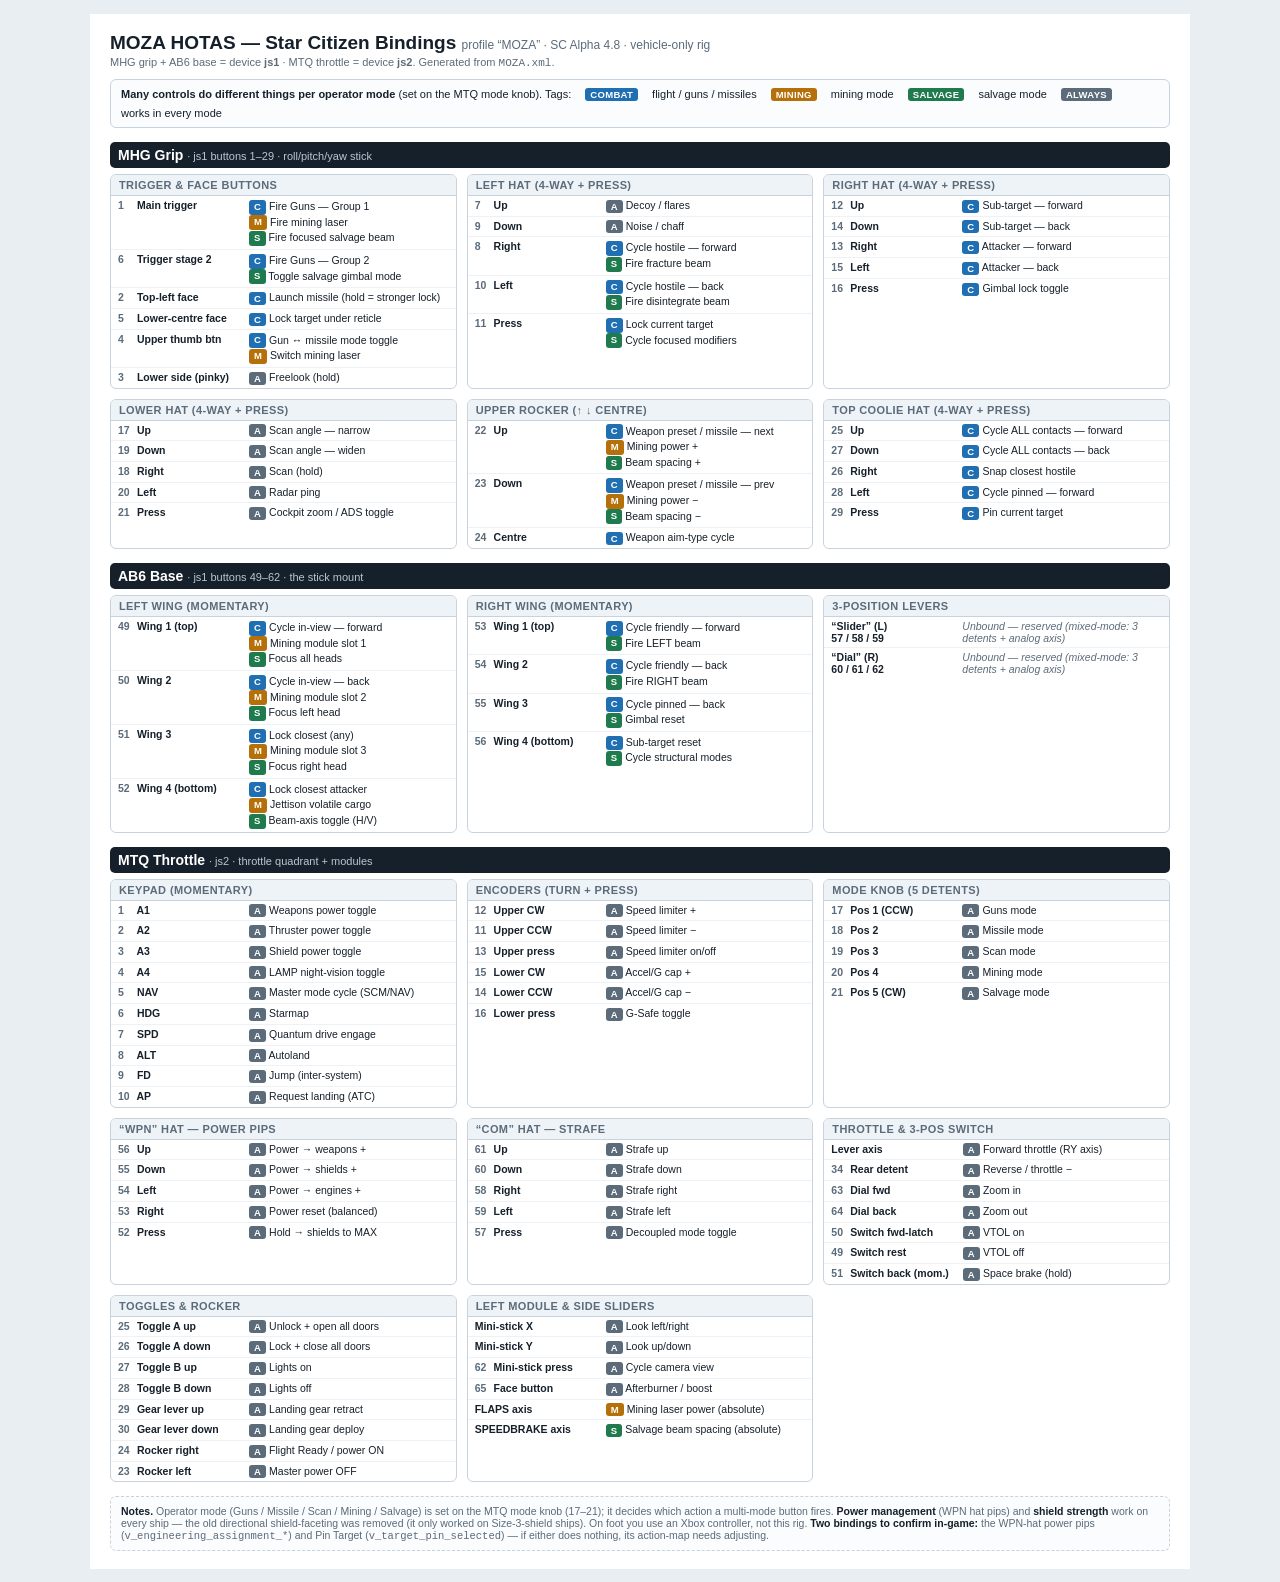
<file: MOZA_BINDINGS.html>
<!DOCTYPE html>
<html lang="en">
<head>
<meta charset="utf-8">
<meta name="viewport" content="width=device-width, initial-scale=1">
<title>MOZA HOTAS — Star Citizen Bindings (profile "MOZA", SC 4.8)</title>
<style>
  :root{
    --ink:#16202b; --muted:#5b6b7a; --line:#c8d2dc; --bg:#fff;
    --combat:#1f6fb2; --mining:#b5700a; --salvage:#1f7a4d; --util:#5b6b7a;
    --head:#eef3f7;
  }
  *{box-sizing:border-box}
  html,body{margin:0;padding:0;background:#e9eef2;color:var(--ink);
    font-family:-apple-system,Segoe UI,Roboto,Helvetica,Arial,sans-serif;}
  .sheet{max-width:1100px;margin:14px auto;background:var(--bg);padding:18px 20px;}
  h1{font-size:19px;margin:0 0 2px}
  h1 small{font-weight:400;color:var(--muted);font-size:12px}
  .meta{font-size:11px;color:var(--muted);margin:0 0 10px}
  .legend{display:flex;flex-wrap:wrap;gap:6px 14px;font-size:11px;margin:0 0 14px;
    padding:8px 10px;border:1px solid var(--line);border-radius:6px;background:#fafcfe}
  .legend b{font-weight:600}
  .tag{display:inline-block;font-size:9.5px;font-weight:700;letter-spacing:.3px;
    padding:1px 5px;border-radius:3px;color:#fff;vertical-align:middle}
  .t-combat{background:var(--combat)} .t-mining{background:var(--mining)}
  .t-salvage{background:var(--salvage)} .t-util{background:var(--util)}
  .device{margin:0 0 14px;break-inside:avoid}
  .device > h2{font-size:14px;margin:0 0 6px;padding:5px 8px;background:var(--ink);
    color:#fff;border-radius:5px}
  .device > h2 span{font-weight:400;color:#b9c6d2;font-size:11px}
  .grid{display:grid;grid-template-columns:repeat(3,1fr);gap:10px}
  .card{border:1px solid var(--line);border-radius:6px;overflow:hidden;break-inside:avoid}
  .card h3{font-size:11px;margin:0;padding:4px 8px;background:var(--head);
    border-bottom:1px solid var(--line);color:var(--muted);text-transform:uppercase;letter-spacing:.4px}
  table{width:100%;border-collapse:collapse;font-size:10.5px}
  td{padding:3px 7px;border-top:1px solid #eef2f6;vertical-align:top}
  tr:first-child td{border-top:0}
  .btn{white-space:nowrap;font-weight:600;color:var(--ink);width:38%}
  .btn .n{display:inline-block;min-width:16px;color:var(--muted);font-weight:700}
  .fn{color:var(--ink)}
  .fn .row{display:block;line-height:1.35}
  .fn .lbl{font-weight:600}
  .unbound{color:var(--muted);font-style:italic}
  .note{font-size:10.5px;color:var(--muted);margin:10px 0 0;padding:8px 10px;
    border:1px dashed var(--line);border-radius:6px;background:#fafcfe}
  .note b{color:var(--ink)}
  @media print{
    @page{size:letter;margin:9mm}
    html,body{background:#fff}
    .sheet{margin:0;max-width:none;padding:0}
    .device{break-inside:avoid}
    .card{break-inside:avoid}
    body{font-size:9pt}
  }
</style>
</head>
<body>
<div class="sheet">

  <h1>MOZA HOTAS — Star&nbsp;Citizen Bindings <small>profile “MOZA” · SC Alpha 4.8 · vehicle-only rig</small></h1>
  <p class="meta">MHG grip + AB6 base = device <b>js1</b> · MTQ throttle = device <b>js2</b>. Generated from <code>MOZA.xml</code>.</p>

  <div class="legend">
    <span><b>Many controls do different things per operator mode</b> (set on the MTQ mode knob). Tags:</span>
    <span class="tag t-combat">COMBAT</span> flight / guns / missiles
    <span class="tag t-mining">MINING</span> mining mode
    <span class="tag t-salvage">SALVAGE</span> salvage mode
    <span class="tag t-util">ALWAYS</span> works in every mode
  </div>

  <!-- ============================== MHG GRIP ============================== -->
  <div class="device">
    <h2>MHG Grip <span>· js1 buttons 1–29 · roll/pitch/yaw stick</span></h2>
    <div class="grid">

      <div class="card"><h3>Trigger &amp; face buttons</h3><table>
        <tr><td class="btn"><span class="n">1</span> Main trigger</td><td class="fn">
          <span class="row"><span class="tag t-combat">C</span> Fire Guns — Group 1</span>
          <span class="row"><span class="tag t-mining">M</span> Fire mining laser</span>
          <span class="row"><span class="tag t-salvage">S</span> Fire focused salvage beam</span></td></tr>
        <tr><td class="btn"><span class="n">6</span> Trigger stage 2</td><td class="fn">
          <span class="row"><span class="tag t-combat">C</span> Fire Guns — Group 2</span>
          <span class="row"><span class="tag t-salvage">S</span> Toggle salvage gimbal mode</span></td></tr>
        <tr><td class="btn"><span class="n">2</span> Top-left face</td><td class="fn"><span class="tag t-combat">C</span> Launch missile (hold = stronger lock)</td></tr>
        <tr><td class="btn"><span class="n">5</span> Lower-centre face</td><td class="fn"><span class="tag t-combat">C</span> Lock target under reticle</td></tr>
        <tr><td class="btn"><span class="n">4</span> Upper thumb btn</td><td class="fn">
          <span class="row"><span class="tag t-combat">C</span> Gun ↔ missile mode toggle</span>
          <span class="row"><span class="tag t-mining">M</span> Switch mining laser</span></td></tr>
        <tr><td class="btn"><span class="n">3</span> Lower side (pinky)</td><td class="fn"><span class="tag t-util">A</span> Freelook (hold)</td></tr>
      </table></div>

      <div class="card"><h3>Left hat (4-way + press)</h3><table>
        <tr><td class="btn"><span class="n">7</span> Up</td><td class="fn"><span class="tag t-util">A</span> Decoy / flares</td></tr>
        <tr><td class="btn"><span class="n">9</span> Down</td><td class="fn"><span class="tag t-util">A</span> Noise / chaff</td></tr>
        <tr><td class="btn"><span class="n">8</span> Right</td><td class="fn">
          <span class="row"><span class="tag t-combat">C</span> Cycle hostile — forward</span>
          <span class="row"><span class="tag t-salvage">S</span> Fire fracture beam</span></td></tr>
        <tr><td class="btn"><span class="n">10</span> Left</td><td class="fn">
          <span class="row"><span class="tag t-combat">C</span> Cycle hostile — back</span>
          <span class="row"><span class="tag t-salvage">S</span> Fire disintegrate beam</span></td></tr>
        <tr><td class="btn"><span class="n">11</span> Press</td><td class="fn">
          <span class="row"><span class="tag t-combat">C</span> Lock current target</span>
          <span class="row"><span class="tag t-salvage">S</span> Cycle focused modifiers</span></td></tr>
      </table></div>

      <div class="card"><h3>Right hat (4-way + press)</h3><table>
        <tr><td class="btn"><span class="n">12</span> Up</td><td class="fn"><span class="tag t-combat">C</span> Sub-target — forward</td></tr>
        <tr><td class="btn"><span class="n">14</span> Down</td><td class="fn"><span class="tag t-combat">C</span> Sub-target — back</td></tr>
        <tr><td class="btn"><span class="n">13</span> Right</td><td class="fn"><span class="tag t-combat">C</span> Attacker — forward</td></tr>
        <tr><td class="btn"><span class="n">15</span> Left</td><td class="fn"><span class="tag t-combat">C</span> Attacker — back</td></tr>
        <tr><td class="btn"><span class="n">16</span> Press</td><td class="fn"><span class="tag t-combat">C</span> Gimbal lock toggle</td></tr>
      </table></div>

      <div class="card"><h3>Lower hat (4-way + press)</h3><table>
        <tr><td class="btn"><span class="n">17</span> Up</td><td class="fn"><span class="tag t-util">A</span> Scan angle — narrow</td></tr>
        <tr><td class="btn"><span class="n">19</span> Down</td><td class="fn"><span class="tag t-util">A</span> Scan angle — widen</td></tr>
        <tr><td class="btn"><span class="n">18</span> Right</td><td class="fn"><span class="tag t-util">A</span> Scan (hold)</td></tr>
        <tr><td class="btn"><span class="n">20</span> Left</td><td class="fn"><span class="tag t-util">A</span> Radar ping</td></tr>
        <tr><td class="btn"><span class="n">21</span> Press</td><td class="fn"><span class="tag t-util">A</span> Cockpit zoom / ADS toggle</td></tr>
      </table></div>

      <div class="card"><h3>Upper rocker (↑ ↓ centre)</h3><table>
        <tr><td class="btn"><span class="n">22</span> Up</td><td class="fn">
          <span class="row"><span class="tag t-combat">C</span> Weapon preset / missile — next</span>
          <span class="row"><span class="tag t-mining">M</span> Mining power +</span>
          <span class="row"><span class="tag t-salvage">S</span> Beam spacing +</span></td></tr>
        <tr><td class="btn"><span class="n">23</span> Down</td><td class="fn">
          <span class="row"><span class="tag t-combat">C</span> Weapon preset / missile — prev</span>
          <span class="row"><span class="tag t-mining">M</span> Mining power −</span>
          <span class="row"><span class="tag t-salvage">S</span> Beam spacing −</span></td></tr>
        <tr><td class="btn"><span class="n">24</span> Centre</td><td class="fn"><span class="tag t-combat">C</span> Weapon aim-type cycle</td></tr>
      </table></div>

      <div class="card"><h3>Top coolie hat (4-way + press)</h3><table>
        <tr><td class="btn"><span class="n">25</span> Up</td><td class="fn"><span class="tag t-combat">C</span> Cycle ALL contacts — forward</td></tr>
        <tr><td class="btn"><span class="n">27</span> Down</td><td class="fn"><span class="tag t-combat">C</span> Cycle ALL contacts — back</td></tr>
        <tr><td class="btn"><span class="n">26</span> Right</td><td class="fn"><span class="tag t-combat">C</span> Snap closest hostile</td></tr>
        <tr><td class="btn"><span class="n">28</span> Left</td><td class="fn"><span class="tag t-combat">C</span> Cycle pinned — forward</td></tr>
        <tr><td class="btn"><span class="n">29</span> Press</td><td class="fn"><span class="tag t-combat">C</span> Pin current target</td></tr>
      </table></div>

    </div>
  </div>

  <!-- ============================== AB6 BASE ============================== -->
  <div class="device">
    <h2>AB6 Base <span>· js1 buttons 49–62 · the stick mount</span></h2>
    <div class="grid">

      <div class="card"><h3>Left wing (momentary)</h3><table>
        <tr><td class="btn"><span class="n">49</span> Wing 1 (top)</td><td class="fn">
          <span class="row"><span class="tag t-combat">C</span> Cycle in-view — forward</span>
          <span class="row"><span class="tag t-mining">M</span> Mining module slot 1</span>
          <span class="row"><span class="tag t-salvage">S</span> Focus all heads</span></td></tr>
        <tr><td class="btn"><span class="n">50</span> Wing 2</td><td class="fn">
          <span class="row"><span class="tag t-combat">C</span> Cycle in-view — back</span>
          <span class="row"><span class="tag t-mining">M</span> Mining module slot 2</span>
          <span class="row"><span class="tag t-salvage">S</span> Focus left head</span></td></tr>
        <tr><td class="btn"><span class="n">51</span> Wing 3</td><td class="fn">
          <span class="row"><span class="tag t-combat">C</span> Lock closest (any)</span>
          <span class="row"><span class="tag t-mining">M</span> Mining module slot 3</span>
          <span class="row"><span class="tag t-salvage">S</span> Focus right head</span></td></tr>
        <tr><td class="btn"><span class="n">52</span> Wing 4 (bottom)</td><td class="fn">
          <span class="row"><span class="tag t-combat">C</span> Lock closest attacker</span>
          <span class="row"><span class="tag t-mining">M</span> Jettison volatile cargo</span>
          <span class="row"><span class="tag t-salvage">S</span> Beam-axis toggle (H/V)</span></td></tr>
      </table></div>

      <div class="card"><h3>Right wing (momentary)</h3><table>
        <tr><td class="btn"><span class="n">53</span> Wing 1 (top)</td><td class="fn">
          <span class="row"><span class="tag t-combat">C</span> Cycle friendly — forward</span>
          <span class="row"><span class="tag t-salvage">S</span> Fire LEFT beam</span></td></tr>
        <tr><td class="btn"><span class="n">54</span> Wing 2</td><td class="fn">
          <span class="row"><span class="tag t-combat">C</span> Cycle friendly — back</span>
          <span class="row"><span class="tag t-salvage">S</span> Fire RIGHT beam</span></td></tr>
        <tr><td class="btn"><span class="n">55</span> Wing 3</td><td class="fn">
          <span class="row"><span class="tag t-combat">C</span> Cycle pinned — back</span>
          <span class="row"><span class="tag t-salvage">S</span> Gimbal reset</span></td></tr>
        <tr><td class="btn"><span class="n">56</span> Wing 4 (bottom)</td><td class="fn">
          <span class="row"><span class="tag t-combat">C</span> Sub-target reset</span>
          <span class="row"><span class="tag t-salvage">S</span> Cycle structural modes</span></td></tr>
      </table></div>

      <div class="card"><h3>3-position levers</h3><table>
        <tr><td class="btn">“Slider” (L)<br>57 / 58 / 59</td><td class="fn unbound">Unbound — reserved (mixed-mode: 3 detents + analog axis)</td></tr>
        <tr><td class="btn">“Dial” (R)<br>60 / 61 / 62</td><td class="fn unbound">Unbound — reserved (mixed-mode: 3 detents + analog axis)</td></tr>
      </table></div>

    </div>
  </div>

  <!-- ============================== MTQ THROTTLE ============================== -->
  <div class="device">
    <h2>MTQ Throttle <span>· js2 · throttle quadrant + modules</span></h2>
    <div class="grid">

      <div class="card"><h3>Keypad (momentary)</h3><table>
        <tr><td class="btn"><span class="n">1</span> A1</td><td class="fn"><span class="tag t-util">A</span> Weapons power toggle</td></tr>
        <tr><td class="btn"><span class="n">2</span> A2</td><td class="fn"><span class="tag t-util">A</span> Thruster power toggle</td></tr>
        <tr><td class="btn"><span class="n">3</span> A3</td><td class="fn"><span class="tag t-util">A</span> Shield power toggle</td></tr>
        <tr><td class="btn"><span class="n">4</span> A4</td><td class="fn"><span class="tag t-util">A</span> LAMP night-vision toggle</td></tr>
        <tr><td class="btn"><span class="n">5</span> NAV</td><td class="fn"><span class="tag t-util">A</span> Master mode cycle (SCM/NAV)</td></tr>
        <tr><td class="btn"><span class="n">6</span> HDG</td><td class="fn"><span class="tag t-util">A</span> Starmap</td></tr>
        <tr><td class="btn"><span class="n">7</span> SPD</td><td class="fn"><span class="tag t-util">A</span> Quantum drive engage</td></tr>
        <tr><td class="btn"><span class="n">8</span> ALT</td><td class="fn"><span class="tag t-util">A</span> Autoland</td></tr>
        <tr><td class="btn"><span class="n">9</span> FD</td><td class="fn"><span class="tag t-util">A</span> Jump (inter-system)</td></tr>
        <tr><td class="btn"><span class="n">10</span> AP</td><td class="fn"><span class="tag t-util">A</span> Request landing (ATC)</td></tr>
      </table></div>

      <div class="card"><h3>Encoders (turn + press)</h3><table>
        <tr><td class="btn"><span class="n">12</span> Upper CW</td><td class="fn"><span class="tag t-util">A</span> Speed limiter +</td></tr>
        <tr><td class="btn"><span class="n">11</span> Upper CCW</td><td class="fn"><span class="tag t-util">A</span> Speed limiter −</td></tr>
        <tr><td class="btn"><span class="n">13</span> Upper press</td><td class="fn"><span class="tag t-util">A</span> Speed limiter on/off</td></tr>
        <tr><td class="btn"><span class="n">15</span> Lower CW</td><td class="fn"><span class="tag t-util">A</span> Accel/G cap +</td></tr>
        <tr><td class="btn"><span class="n">14</span> Lower CCW</td><td class="fn"><span class="tag t-util">A</span> Accel/G cap −</td></tr>
        <tr><td class="btn"><span class="n">16</span> Lower press</td><td class="fn"><span class="tag t-util">A</span> G-Safe toggle</td></tr>
      </table></div>

      <div class="card"><h3>Mode knob (5 detents)</h3><table>
        <tr><td class="btn"><span class="n">17</span> Pos 1 (CCW)</td><td class="fn"><span class="tag t-util">A</span> Guns mode</td></tr>
        <tr><td class="btn"><span class="n">18</span> Pos 2</td><td class="fn"><span class="tag t-util">A</span> Missile mode</td></tr>
        <tr><td class="btn"><span class="n">19</span> Pos 3</td><td class="fn"><span class="tag t-util">A</span> Scan mode</td></tr>
        <tr><td class="btn"><span class="n">20</span> Pos 4</td><td class="fn"><span class="tag t-util">A</span> Mining mode</td></tr>
        <tr><td class="btn"><span class="n">21</span> Pos 5 (CW)</td><td class="fn"><span class="tag t-util">A</span> Salvage mode</td></tr>
      </table></div>

      <div class="card"><h3>“WPN” hat — POWER PIPS</h3><table>
        <tr><td class="btn"><span class="n">56</span> Up</td><td class="fn"><span class="tag t-util">A</span> Power → weapons +</td></tr>
        <tr><td class="btn"><span class="n">55</span> Down</td><td class="fn"><span class="tag t-util">A</span> Power → shields +</td></tr>
        <tr><td class="btn"><span class="n">54</span> Left</td><td class="fn"><span class="tag t-util">A</span> Power → engines +</td></tr>
        <tr><td class="btn"><span class="n">53</span> Right</td><td class="fn"><span class="tag t-util">A</span> Power reset (balanced)</td></tr>
        <tr><td class="btn"><span class="n">52</span> Press</td><td class="fn"><span class="tag t-util">A</span> Hold → shields to MAX</td></tr>
      </table></div>

      <div class="card"><h3>“COM” hat — STRAFE</h3><table>
        <tr><td class="btn"><span class="n">61</span> Up</td><td class="fn"><span class="tag t-util">A</span> Strafe up</td></tr>
        <tr><td class="btn"><span class="n">60</span> Down</td><td class="fn"><span class="tag t-util">A</span> Strafe down</td></tr>
        <tr><td class="btn"><span class="n">58</span> Right</td><td class="fn"><span class="tag t-util">A</span> Strafe right</td></tr>
        <tr><td class="btn"><span class="n">59</span> Left</td><td class="fn"><span class="tag t-util">A</span> Strafe left</td></tr>
        <tr><td class="btn"><span class="n">57</span> Press</td><td class="fn"><span class="tag t-util">A</span> Decoupled mode toggle</td></tr>
      </table></div>

      <div class="card"><h3>Throttle &amp; 3-pos switch</h3><table>
        <tr><td class="btn">Lever axis</td><td class="fn"><span class="tag t-util">A</span> Forward throttle (RY axis)</td></tr>
        <tr><td class="btn"><span class="n">34</span> Rear detent</td><td class="fn"><span class="tag t-util">A</span> Reverse / throttle −</td></tr>
        <tr><td class="btn"><span class="n">63</span> Dial fwd</td><td class="fn"><span class="tag t-util">A</span> Zoom in</td></tr>
        <tr><td class="btn"><span class="n">64</span> Dial back</td><td class="fn"><span class="tag t-util">A</span> Zoom out</td></tr>
        <tr><td class="btn"><span class="n">50</span> Switch fwd-latch</td><td class="fn"><span class="tag t-util">A</span> VTOL on</td></tr>
        <tr><td class="btn"><span class="n">49</span> Switch rest</td><td class="fn"><span class="tag t-util">A</span> VTOL off</td></tr>
        <tr><td class="btn"><span class="n">51</span> Switch back (mom.)</td><td class="fn"><span class="tag t-util">A</span> Space brake (hold)</td></tr>
      </table></div>

      <div class="card"><h3>Toggles &amp; rocker</h3><table>
        <tr><td class="btn"><span class="n">25</span> Toggle A up</td><td class="fn"><span class="tag t-util">A</span> Unlock + open all doors</td></tr>
        <tr><td class="btn"><span class="n">26</span> Toggle A down</td><td class="fn"><span class="tag t-util">A</span> Lock + close all doors</td></tr>
        <tr><td class="btn"><span class="n">27</span> Toggle B up</td><td class="fn"><span class="tag t-util">A</span> Lights on</td></tr>
        <tr><td class="btn"><span class="n">28</span> Toggle B down</td><td class="fn"><span class="tag t-util">A</span> Lights off</td></tr>
        <tr><td class="btn"><span class="n">29</span> Gear lever up</td><td class="fn"><span class="tag t-util">A</span> Landing gear retract</td></tr>
        <tr><td class="btn"><span class="n">30</span> Gear lever down</td><td class="fn"><span class="tag t-util">A</span> Landing gear deploy</td></tr>
        <tr><td class="btn"><span class="n">24</span> Rocker right</td><td class="fn"><span class="tag t-util">A</span> Flight Ready / power ON</td></tr>
        <tr><td class="btn"><span class="n">23</span> Rocker left</td><td class="fn"><span class="tag t-util">A</span> Master power OFF</td></tr>
      </table></div>

      <div class="card"><h3>Left module &amp; side sliders</h3><table>
        <tr><td class="btn">Mini-stick X</td><td class="fn"><span class="tag t-util">A</span> Look left/right</td></tr>
        <tr><td class="btn">Mini-stick Y</td><td class="fn"><span class="tag t-util">A</span> Look up/down</td></tr>
        <tr><td class="btn"><span class="n">62</span> Mini-stick press</td><td class="fn"><span class="tag t-util">A</span> Cycle camera view</td></tr>
        <tr><td class="btn"><span class="n">65</span> Face button</td><td class="fn"><span class="tag t-util">A</span> Afterburner / boost</td></tr>
        <tr><td class="btn">FLAPS axis</td><td class="fn"><span class="tag t-mining">M</span> Mining laser power (absolute)</td></tr>
        <tr><td class="btn">SPEEDBRAKE axis</td><td class="fn"><span class="tag t-salvage">S</span> Salvage beam spacing (absolute)</td></tr>
      </table></div>

    </div>
  </div>

  <div class="note">
    <b>Notes.</b> Operator mode (Guns / Missile / Scan / Mining / Salvage) is set on the MTQ mode knob (17–21); it decides which action a multi-mode button fires.
    <b>Power management</b> (WPN hat pips) and <b>shield strength</b> work on every ship — the old directional shield-faceting was removed (it only worked on Size-3-shield ships).
    On foot you use an Xbox controller, not this rig.
    <b>Two bindings to confirm in-game:</b> the WPN-hat power pips (<code>v_engineering_assignment_*</code>) and Pin Target (<code>v_target_pin_selected</code>) — if either does nothing, its action-map needs adjusting.
  </div>

</div>
</body>
</html>
</file>
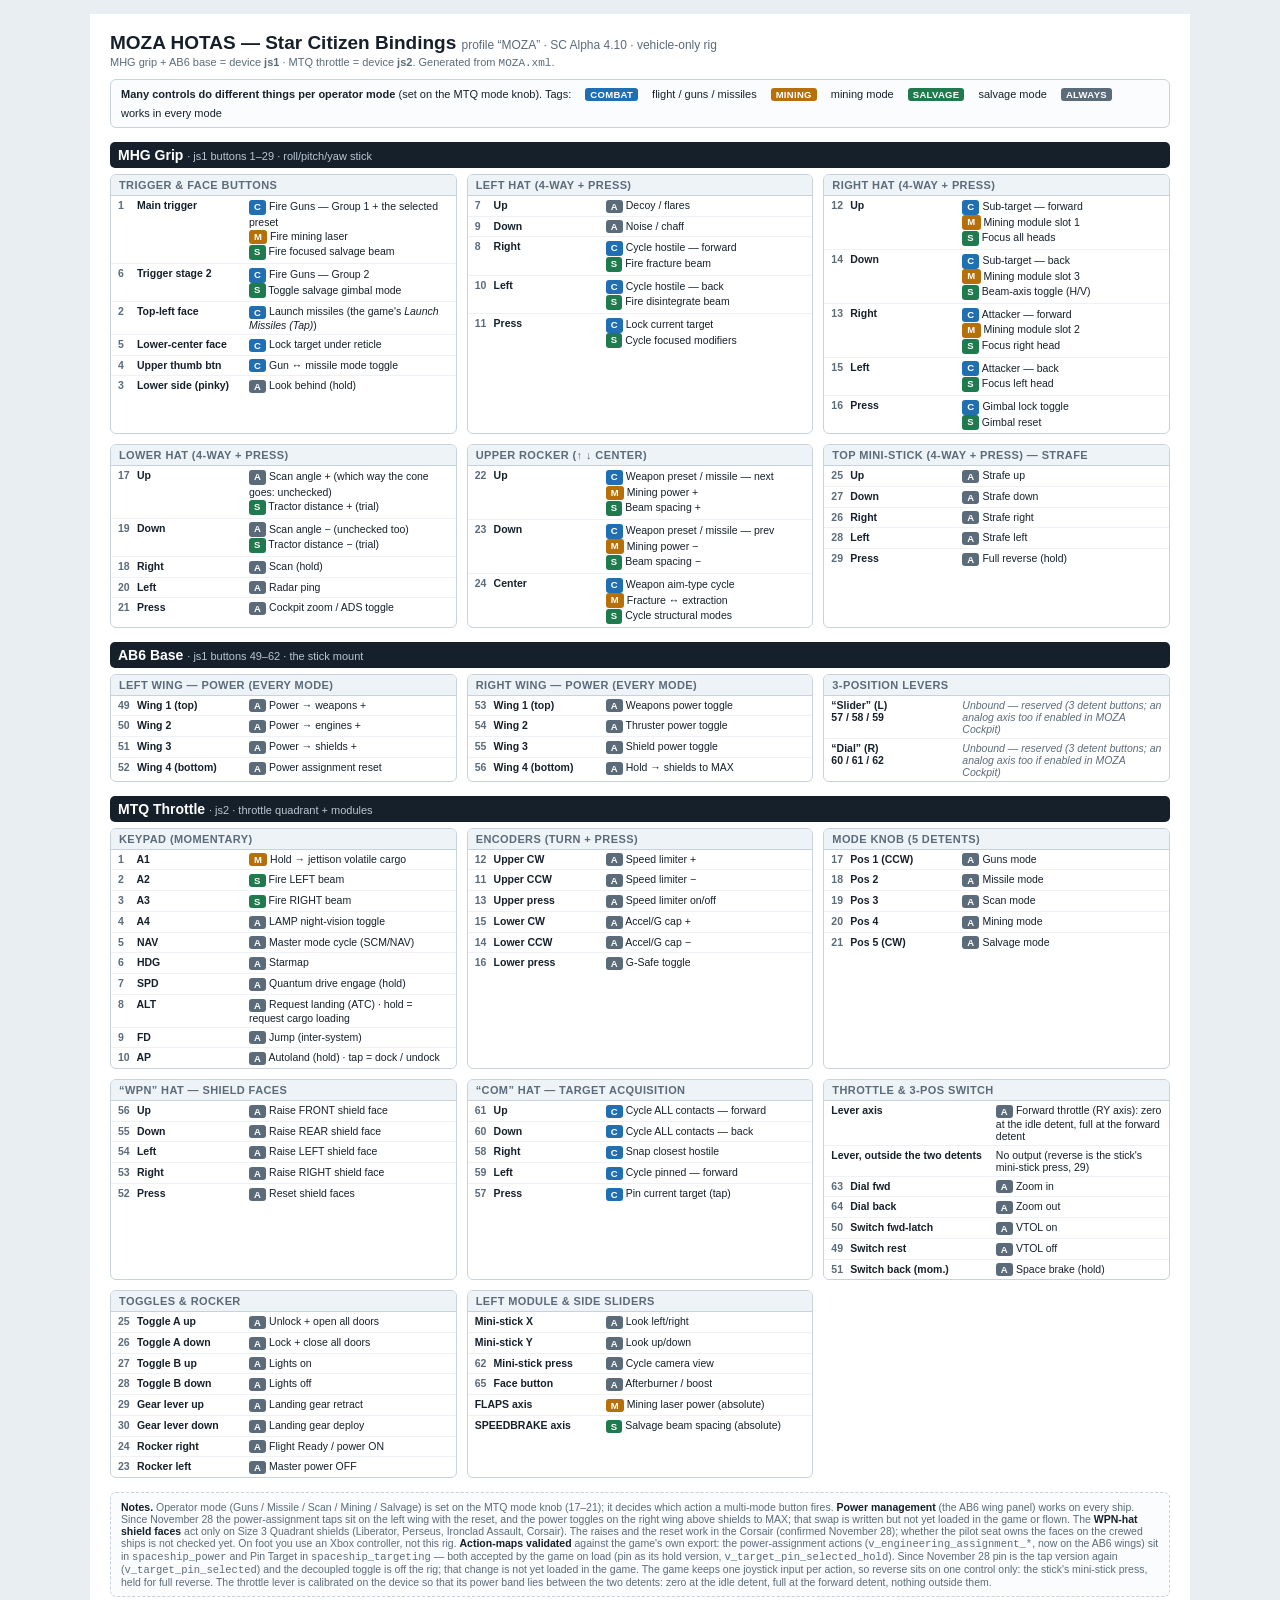
<file: reference/MOZA_BINDINGS.html>
<!DOCTYPE html>
<html lang="en">
<head>
<meta charset="utf-8">
<meta name="viewport" content="width=device-width, initial-scale=1">
<title>MOZA HOTAS — Star Citizen Bindings (profile "MOZA", SC 4.10)</title>
<style>
  :root{
    --ink:#16202b; --muted:#5b6b7a; --line:#c8d2dc; --bg:#fff;
    --combat:#1f6fb2; --mining:#b5700a; --salvage:#1f7a4d; --util:#5b6b7a;
    --head:#eef3f7;
  }
  *{box-sizing:border-box}
  html,body{margin:0;padding:0;background:#e9eef2;color:var(--ink);
    font-family:-apple-system,Segoe UI,Roboto,Helvetica,Arial,sans-serif;}
  .sheet{max-width:1100px;margin:14px auto;background:var(--bg);padding:18px 20px;}
  h1{font-size:19px;margin:0 0 2px}
  h1 small{font-weight:400;color:var(--muted);font-size:12px}
  .meta{font-size:11px;color:var(--muted);margin:0 0 10px}
  .legend{display:flex;flex-wrap:wrap;gap:6px 14px;font-size:11px;margin:0 0 14px;
    padding:8px 10px;border:1px solid var(--line);border-radius:6px;background:#fafcfe}
  .legend b{font-weight:600}
  .tag{display:inline-block;font-size:9.5px;font-weight:700;letter-spacing:.3px;
    padding:1px 5px;border-radius:3px;color:#fff;vertical-align:middle}
  .t-combat{background:var(--combat)} .t-mining{background:var(--mining)}
  .t-salvage{background:var(--salvage)} .t-util{background:var(--util)}
  .device{margin:0 0 14px;break-inside:avoid}
  .device > h2{font-size:14px;margin:0 0 6px;padding:5px 8px;background:var(--ink);
    color:#fff;border-radius:5px}
  .device > h2 span{font-weight:400;color:#b9c6d2;font-size:11px}
  .grid{display:grid;grid-template-columns:repeat(3,1fr);gap:10px}
  .card{border:1px solid var(--line);border-radius:6px;overflow:hidden;break-inside:avoid}
  .card h3{font-size:11px;margin:0;padding:4px 8px;background:var(--head);
    border-bottom:1px solid var(--line);color:var(--muted);text-transform:uppercase;letter-spacing:.4px}
  table{width:100%;border-collapse:collapse;font-size:10.5px}
  td{padding:3px 7px;border-top:1px solid #eef2f6;vertical-align:top}
  tr:first-child td{border-top:0}
  .btn{white-space:nowrap;font-weight:600;color:var(--ink);width:38%}
  .btn .n{display:inline-block;min-width:16px;color:var(--muted);font-weight:700}
  .fn{color:var(--ink)}
  .fn .row{display:block;line-height:1.35}
  .fn .lbl{font-weight:600}
  .unbound{color:var(--muted);font-style:italic}
  .note{font-size:10.5px;color:var(--muted);margin:10px 0 0;padding:8px 10px;
    border:1px dashed var(--line);border-radius:6px;background:#fafcfe}
  .note b{color:var(--ink)}
  @media print{
    @page{size:letter;margin:9mm}
    html,body{background:#fff}
    .sheet{margin:0;max-width:none;padding:0}
    .device{break-inside:avoid}
    .card{break-inside:avoid}
    body{font-size:9pt}
  }
</style>
</head>
<body>
<div class="sheet">

  <h1>MOZA HOTAS — Star&nbsp;Citizen Bindings <small>profile “MOZA” · SC Alpha 4.10 · vehicle-only rig</small></h1>
  <p class="meta">MHG grip + AB6 base = device <b>js1</b> · MTQ throttle = device <b>js2</b>. Generated from <code>MOZA.xml</code>.</p>

  <div class="legend">
    <span><b>Many controls do different things per operator mode</b> (set on the MTQ mode knob). Tags:</span>
    <span class="tag t-combat">COMBAT</span> flight / guns / missiles
    <span class="tag t-mining">MINING</span> mining mode
    <span class="tag t-salvage">SALVAGE</span> salvage mode
    <span class="tag t-util">ALWAYS</span> works in every mode
  </div>

  <!-- ============================== MHG GRIP ============================== -->
  <div class="device">
    <h2>MHG Grip <span>· js1 buttons 1–29 · roll/pitch/yaw stick</span></h2>
    <div class="grid">

      <div class="card"><h3>Trigger &amp; face buttons</h3><table>
        <tr><td class="btn"><span class="n">1</span> Main trigger</td><td class="fn">
          <span class="row"><span class="tag t-combat">C</span> Fire Guns — Group 1 + the selected preset</span>
          <span class="row"><span class="tag t-mining">M</span> Fire mining laser</span>
          <span class="row"><span class="tag t-salvage">S</span> Fire focused salvage beam</span></td></tr>
        <tr><td class="btn"><span class="n">6</span> Trigger stage 2</td><td class="fn">
          <span class="row"><span class="tag t-combat">C</span> Fire Guns — Group 2</span>
          <span class="row"><span class="tag t-salvage">S</span> Toggle salvage gimbal mode</span></td></tr>
        <tr><td class="btn"><span class="n">2</span> Top-left face</td><td class="fn"><span class="tag t-combat">C</span> Launch missiles (the game's <em>Launch Missiles (Tap)</em>)</td></tr>
        <tr><td class="btn"><span class="n">5</span> Lower-center face</td><td class="fn"><span class="tag t-combat">C</span> Lock target under reticle</td></tr>
        <tr><td class="btn"><span class="n">4</span> Upper thumb btn</td><td class="fn"><span class="tag t-combat">C</span> Gun ↔ missile mode toggle</td></tr>
        <tr><td class="btn"><span class="n">3</span> Lower side (pinky)</td><td class="fn"><span class="tag t-util">A</span> Look behind (hold)</td></tr>
      </table></div>

      <div class="card"><h3>Left hat (4-way + press)</h3><table>
        <tr><td class="btn"><span class="n">7</span> Up</td><td class="fn"><span class="tag t-util">A</span> Decoy / flares</td></tr>
        <tr><td class="btn"><span class="n">9</span> Down</td><td class="fn"><span class="tag t-util">A</span> Noise / chaff</td></tr>
        <tr><td class="btn"><span class="n">8</span> Right</td><td class="fn">
          <span class="row"><span class="tag t-combat">C</span> Cycle hostile — forward</span>
          <span class="row"><span class="tag t-salvage">S</span> Fire fracture beam</span></td></tr>
        <tr><td class="btn"><span class="n">10</span> Left</td><td class="fn">
          <span class="row"><span class="tag t-combat">C</span> Cycle hostile — back</span>
          <span class="row"><span class="tag t-salvage">S</span> Fire disintegrate beam</span></td></tr>
        <tr><td class="btn"><span class="n">11</span> Press</td><td class="fn">
          <span class="row"><span class="tag t-combat">C</span> Lock current target</span>
          <span class="row"><span class="tag t-salvage">S</span> Cycle focused modifiers</span></td></tr>
      </table></div>

      <div class="card"><h3>Right hat (4-way + press)</h3><table>
        <tr><td class="btn"><span class="n">12</span> Up</td><td class="fn">
          <span class="row"><span class="tag t-combat">C</span> Sub-target — forward</span>
          <span class="row"><span class="tag t-mining">M</span> Mining module slot 1</span>
          <span class="row"><span class="tag t-salvage">S</span> Focus all heads</span></td></tr>
        <tr><td class="btn"><span class="n">14</span> Down</td><td class="fn">
          <span class="row"><span class="tag t-combat">C</span> Sub-target — back</span>
          <span class="row"><span class="tag t-mining">M</span> Mining module slot 3</span>
          <span class="row"><span class="tag t-salvage">S</span> Beam-axis toggle (H/V)</span></td></tr>
        <tr><td class="btn"><span class="n">13</span> Right</td><td class="fn">
          <span class="row"><span class="tag t-combat">C</span> Attacker — forward</span>
          <span class="row"><span class="tag t-mining">M</span> Mining module slot 2</span>
          <span class="row"><span class="tag t-salvage">S</span> Focus right head</span></td></tr>
        <tr><td class="btn"><span class="n">15</span> Left</td><td class="fn">
          <span class="row"><span class="tag t-combat">C</span> Attacker — back</span>
          <span class="row"><span class="tag t-salvage">S</span> Focus left head</span></td></tr>
        <tr><td class="btn"><span class="n">16</span> Press</td><td class="fn">
          <span class="row"><span class="tag t-combat">C</span> Gimbal lock toggle</span>
          <span class="row"><span class="tag t-salvage">S</span> Gimbal reset</span></td></tr>
      </table></div>

      <div class="card"><h3>Lower hat (4-way + press)</h3><table>
        <tr><td class="btn"><span class="n">17</span> Up</td><td class="fn">
          <span class="row"><span class="tag t-util">A</span> Scan angle + (which way the cone goes: unchecked)</span>
          <span class="row"><span class="tag t-salvage">S</span> Tractor distance + (trial)</span></td></tr>
        <tr><td class="btn"><span class="n">19</span> Down</td><td class="fn">
          <span class="row"><span class="tag t-util">A</span> Scan angle − (unchecked too)</span>
          <span class="row"><span class="tag t-salvage">S</span> Tractor distance − (trial)</span></td></tr>
        <tr><td class="btn"><span class="n">18</span> Right</td><td class="fn"><span class="tag t-util">A</span> Scan (hold)</td></tr>
        <tr><td class="btn"><span class="n">20</span> Left</td><td class="fn"><span class="tag t-util">A</span> Radar ping</td></tr>
        <tr><td class="btn"><span class="n">21</span> Press</td><td class="fn"><span class="tag t-util">A</span> Cockpit zoom / ADS toggle</td></tr>
      </table></div>

      <div class="card"><h3>Upper rocker (↑ ↓ center)</h3><table>
        <tr><td class="btn"><span class="n">22</span> Up</td><td class="fn">
          <span class="row"><span class="tag t-combat">C</span> Weapon preset / missile — next</span>
          <span class="row"><span class="tag t-mining">M</span> Mining power +</span>
          <span class="row"><span class="tag t-salvage">S</span> Beam spacing +</span></td></tr>
        <tr><td class="btn"><span class="n">23</span> Down</td><td class="fn">
          <span class="row"><span class="tag t-combat">C</span> Weapon preset / missile — prev</span>
          <span class="row"><span class="tag t-mining">M</span> Mining power −</span>
          <span class="row"><span class="tag t-salvage">S</span> Beam spacing −</span></td></tr>
        <tr><td class="btn"><span class="n">24</span> Center</td><td class="fn">
          <span class="row"><span class="tag t-combat">C</span> Weapon aim-type cycle</span>
          <span class="row"><span class="tag t-mining">M</span> Fracture ↔ extraction</span>
          <span class="row"><span class="tag t-salvage">S</span> Cycle structural modes</span></td></tr>
      </table></div>

      <div class="card"><h3>Top mini-stick (4-way + press) — STRAFE</h3><table>
        <tr><td class="btn"><span class="n">25</span> Up</td><td class="fn"><span class="tag t-util">A</span> Strafe up</td></tr>
        <tr><td class="btn"><span class="n">27</span> Down</td><td class="fn"><span class="tag t-util">A</span> Strafe down</td></tr>
        <tr><td class="btn"><span class="n">26</span> Right</td><td class="fn"><span class="tag t-util">A</span> Strafe right</td></tr>
        <tr><td class="btn"><span class="n">28</span> Left</td><td class="fn"><span class="tag t-util">A</span> Strafe left</td></tr>
        <tr><td class="btn"><span class="n">29</span> Press</td><td class="fn"><span class="tag t-util">A</span> Full reverse (hold)</td></tr>
      </table></div>

    </div>
  </div>

  <!-- ============================== AB6 BASE ============================== -->
  <div class="device">
    <h2>AB6 Base <span>· js1 buttons 49–62 · the stick mount</span></h2>
    <div class="grid">

      <div class="card"><h3>Left wing — POWER (every mode)</h3><table>
        <tr><td class="btn"><span class="n">49</span> Wing 1 (top)</td><td class="fn"><span class="tag t-util">A</span> Power → weapons +</td></tr>
        <tr><td class="btn"><span class="n">50</span> Wing 2</td><td class="fn"><span class="tag t-util">A</span> Power → engines +</td></tr>
        <tr><td class="btn"><span class="n">51</span> Wing 3</td><td class="fn"><span class="tag t-util">A</span> Power → shields +</td></tr>
        <tr><td class="btn"><span class="n">52</span> Wing 4 (bottom)</td><td class="fn"><span class="tag t-util">A</span> Power assignment reset</td></tr>
      </table></div>

      <div class="card"><h3>Right wing — POWER (every mode)</h3><table>
        <tr><td class="btn"><span class="n">53</span> Wing 1 (top)</td><td class="fn"><span class="tag t-util">A</span> Weapons power toggle</td></tr>
        <tr><td class="btn"><span class="n">54</span> Wing 2</td><td class="fn"><span class="tag t-util">A</span> Thruster power toggle</td></tr>
        <tr><td class="btn"><span class="n">55</span> Wing 3</td><td class="fn"><span class="tag t-util">A</span> Shield power toggle</td></tr>
        <tr><td class="btn"><span class="n">56</span> Wing 4 (bottom)</td><td class="fn"><span class="tag t-util">A</span> Hold → shields to MAX</td></tr>
      </table></div>

      <div class="card"><h3>3-position levers</h3><table>
        <tr><td class="btn">“Slider” (L)<br>57 / 58 / 59</td><td class="fn unbound">Unbound — reserved (3 detent buttons; an analog axis too if enabled in MOZA Cockpit)</td></tr>
        <tr><td class="btn">“Dial” (R)<br>60 / 61 / 62</td><td class="fn unbound">Unbound — reserved (3 detent buttons; an analog axis too if enabled in MOZA Cockpit)</td></tr>
      </table></div>

    </div>
  </div>

  <!-- ============================== MTQ THROTTLE ============================== -->
  <div class="device">
    <h2>MTQ Throttle <span>· js2 · throttle quadrant + modules</span></h2>
    <div class="grid">

      <div class="card"><h3>Keypad (momentary)</h3><table>
        <tr><td class="btn"><span class="n">1</span> A1</td><td class="fn"><span class="tag t-mining">M</span> Hold → jettison volatile cargo</td></tr>
        <tr><td class="btn"><span class="n">2</span> A2</td><td class="fn"><span class="tag t-salvage">S</span> Fire LEFT beam</td></tr>
        <tr><td class="btn"><span class="n">3</span> A3</td><td class="fn"><span class="tag t-salvage">S</span> Fire RIGHT beam</td></tr>
        <tr><td class="btn"><span class="n">4</span> A4</td><td class="fn"><span class="tag t-util">A</span> LAMP night-vision toggle</td></tr>
        <tr><td class="btn"><span class="n">5</span> NAV</td><td class="fn"><span class="tag t-util">A</span> Master mode cycle (SCM/NAV)</td></tr>
        <tr><td class="btn"><span class="n">6</span> HDG</td><td class="fn"><span class="tag t-util">A</span> Starmap</td></tr>
        <tr><td class="btn"><span class="n">7</span> SPD</td><td class="fn"><span class="tag t-util">A</span> Quantum drive engage (hold)</td></tr>
        <tr><td class="btn"><span class="n">8</span> ALT</td><td class="fn"><span class="tag t-util">A</span> Request landing (ATC) · hold = request cargo loading</td></tr>
        <tr><td class="btn"><span class="n">9</span> FD</td><td class="fn"><span class="tag t-util">A</span> Jump (inter-system)</td></tr>
        <tr><td class="btn"><span class="n">10</span> AP</td><td class="fn"><span class="tag t-util">A</span> Autoland (hold) · tap = dock / undock</td></tr>
      </table></div>

      <div class="card"><h3>Encoders (turn + press)</h3><table>
        <tr><td class="btn"><span class="n">12</span> Upper CW</td><td class="fn"><span class="tag t-util">A</span> Speed limiter +</td></tr>
        <tr><td class="btn"><span class="n">11</span> Upper CCW</td><td class="fn"><span class="tag t-util">A</span> Speed limiter −</td></tr>
        <tr><td class="btn"><span class="n">13</span> Upper press</td><td class="fn"><span class="tag t-util">A</span> Speed limiter on/off</td></tr>
        <tr><td class="btn"><span class="n">15</span> Lower CW</td><td class="fn"><span class="tag t-util">A</span> Accel/G cap +</td></tr>
        <tr><td class="btn"><span class="n">14</span> Lower CCW</td><td class="fn"><span class="tag t-util">A</span> Accel/G cap −</td></tr>
        <tr><td class="btn"><span class="n">16</span> Lower press</td><td class="fn"><span class="tag t-util">A</span> G-Safe toggle</td></tr>
      </table></div>

      <div class="card"><h3>Mode knob (5 detents)</h3><table>
        <tr><td class="btn"><span class="n">17</span> Pos 1 (CCW)</td><td class="fn"><span class="tag t-util">A</span> Guns mode</td></tr>
        <tr><td class="btn"><span class="n">18</span> Pos 2</td><td class="fn"><span class="tag t-util">A</span> Missile mode</td></tr>
        <tr><td class="btn"><span class="n">19</span> Pos 3</td><td class="fn"><span class="tag t-util">A</span> Scan mode</td></tr>
        <tr><td class="btn"><span class="n">20</span> Pos 4</td><td class="fn"><span class="tag t-util">A</span> Mining mode</td></tr>
        <tr><td class="btn"><span class="n">21</span> Pos 5 (CW)</td><td class="fn"><span class="tag t-util">A</span> Salvage mode</td></tr>
      </table></div>

      <div class="card"><h3>“WPN” hat — SHIELD FACES</h3><table>
        <tr><td class="btn"><span class="n">56</span> Up</td><td class="fn"><span class="tag t-util">A</span> Raise FRONT shield face</td></tr>
        <tr><td class="btn"><span class="n">55</span> Down</td><td class="fn"><span class="tag t-util">A</span> Raise REAR shield face</td></tr>
        <tr><td class="btn"><span class="n">54</span> Left</td><td class="fn"><span class="tag t-util">A</span> Raise LEFT shield face</td></tr>
        <tr><td class="btn"><span class="n">53</span> Right</td><td class="fn"><span class="tag t-util">A</span> Raise RIGHT shield face</td></tr>
        <tr><td class="btn"><span class="n">52</span> Press</td><td class="fn"><span class="tag t-util">A</span> Reset shield faces</td></tr>
      </table></div>

      <div class="card"><h3>“COM” hat — TARGET ACQUISITION</h3><table>
        <tr><td class="btn"><span class="n">61</span> Up</td><td class="fn"><span class="tag t-combat">C</span> Cycle ALL contacts — forward</td></tr>
        <tr><td class="btn"><span class="n">60</span> Down</td><td class="fn"><span class="tag t-combat">C</span> Cycle ALL contacts — back</td></tr>
        <tr><td class="btn"><span class="n">58</span> Right</td><td class="fn"><span class="tag t-combat">C</span> Snap closest hostile</td></tr>
        <tr><td class="btn"><span class="n">59</span> Left</td><td class="fn"><span class="tag t-combat">C</span> Cycle pinned — forward</td></tr>
        <tr><td class="btn"><span class="n">57</span> Press</td><td class="fn"><span class="tag t-combat">C</span> Pin current target (tap)</td></tr>
      </table></div>

      <div class="card"><h3>Throttle &amp; 3-pos switch</h3><table>
        <tr><td class="btn">Lever axis</td><td class="fn"><span class="tag t-util">A</span> Forward throttle (RY axis): zero at the idle detent, full at the forward detent</td></tr>
        <tr><td class="btn">Lever, outside the two detents</td><td class="fn">No output (reverse is the stick's mini-stick press, 29)</td></tr>
        <tr><td class="btn"><span class="n">63</span> Dial fwd</td><td class="fn"><span class="tag t-util">A</span> Zoom in</td></tr>
        <tr><td class="btn"><span class="n">64</span> Dial back</td><td class="fn"><span class="tag t-util">A</span> Zoom out</td></tr>
        <tr><td class="btn"><span class="n">50</span> Switch fwd-latch</td><td class="fn"><span class="tag t-util">A</span> VTOL on</td></tr>
        <tr><td class="btn"><span class="n">49</span> Switch rest</td><td class="fn"><span class="tag t-util">A</span> VTOL off</td></tr>
        <tr><td class="btn"><span class="n">51</span> Switch back (mom.)</td><td class="fn"><span class="tag t-util">A</span> Space brake (hold)</td></tr>
      </table></div>

      <div class="card"><h3>Toggles &amp; rocker</h3><table>
        <tr><td class="btn"><span class="n">25</span> Toggle A up</td><td class="fn"><span class="tag t-util">A</span> Unlock + open all doors</td></tr>
        <tr><td class="btn"><span class="n">26</span> Toggle A down</td><td class="fn"><span class="tag t-util">A</span> Lock + close all doors</td></tr>
        <tr><td class="btn"><span class="n">27</span> Toggle B up</td><td class="fn"><span class="tag t-util">A</span> Lights on</td></tr>
        <tr><td class="btn"><span class="n">28</span> Toggle B down</td><td class="fn"><span class="tag t-util">A</span> Lights off</td></tr>
        <tr><td class="btn"><span class="n">29</span> Gear lever up</td><td class="fn"><span class="tag t-util">A</span> Landing gear retract</td></tr>
        <tr><td class="btn"><span class="n">30</span> Gear lever down</td><td class="fn"><span class="tag t-util">A</span> Landing gear deploy</td></tr>
        <tr><td class="btn"><span class="n">24</span> Rocker right</td><td class="fn"><span class="tag t-util">A</span> Flight Ready / power ON</td></tr>
        <tr><td class="btn"><span class="n">23</span> Rocker left</td><td class="fn"><span class="tag t-util">A</span> Master power OFF</td></tr>
      </table></div>

      <div class="card"><h3>Left module &amp; side sliders</h3><table>
        <tr><td class="btn">Mini-stick X</td><td class="fn"><span class="tag t-util">A</span> Look left/right</td></tr>
        <tr><td class="btn">Mini-stick Y</td><td class="fn"><span class="tag t-util">A</span> Look up/down</td></tr>
        <tr><td class="btn"><span class="n">62</span> Mini-stick press</td><td class="fn"><span class="tag t-util">A</span> Cycle camera view</td></tr>
        <tr><td class="btn"><span class="n">65</span> Face button</td><td class="fn"><span class="tag t-util">A</span> Afterburner / boost</td></tr>
        <tr><td class="btn">FLAPS axis</td><td class="fn"><span class="tag t-mining">M</span> Mining laser power (absolute)</td></tr>
        <tr><td class="btn">SPEEDBRAKE axis</td><td class="fn"><span class="tag t-salvage">S</span> Salvage beam spacing (absolute)</td></tr>
      </table></div>

    </div>
  </div>

  <div class="note">
    <b>Notes.</b> Operator mode (Guns / Missile / Scan / Mining / Salvage) is set on the MTQ mode knob (17–21); it decides which action a multi-mode button fires.
    <b>Power management</b> (the AB6 wing panel) works on every ship. Since November 28 the power-assignment taps sit on the left wing with the reset, and the power toggles on the right wing above shields to MAX; that swap is written but not yet loaded in the game or flown. The <b>WPN-hat shield faces</b> act only on Size 3 Quadrant shields (Liberator, Perseus, Ironclad Assault, Corsair). The raises and the reset work in the Corsair (confirmed November 28); whether the pilot seat owns the faces on the crewed ships is not checked yet.
    On foot you use an Xbox controller, not this rig.
    <b>Action-maps validated</b> against the game's own export: the power-assignment actions (<code>v_engineering_assignment_*</code>, now on the AB6 wings) sit in <code>spaceship_power</code> and Pin Target in <code>spaceship_targeting</code> — both accepted by the game on load (pin as its hold version, <code>v_target_pin_selected_hold</code>). Since November 28 pin is the tap version again (<code>v_target_pin_selected</code>) and the decoupled toggle is off the rig; that change is not yet loaded in the game. The game keeps one joystick input per action, so reverse sits on one control only: the stick's mini-stick press, held for full reverse. The throttle lever is calibrated on the device so that its power band lies between the two detents: zero at the idle detent, full at the forward detent, nothing outside them.
  </div>

</div>
</body>
</html>
</file>
<file: dashboard/design/avionics/style.css>
/* =========================================================================
   Direction B · "Avionics"
   A well-made instrument panel: Bahnschrift (a DIN face) in its condensed
   and normal widths, 1px line work, corner-bracketed panes, segmented
   meters, labelled data blocks. One cyan for the instrument; amber, red and
   green only for states, always with a shape and a word.
   ========================================================================= */

/* ------------------------------------------------------------------ tokens */
:root {
  --f-ui: Bahnschrift, "DIN Alternate", "Segoe UI", system-ui, sans-serif;
  --f-mono: "Cascadia Mono", Consolas, "Lucida Console", monospace;
  --w-cond: condensed;          /* Bahnschrift width axis, via font-stretch */
  --w-semi: semi-condensed;

  /* color: every text color 7:1 or better on --c-bg, --c-pane and --c-pane-2 */
  --c-bg: #060A0E;
  --c-pane: #0A1017;
  --c-pane-2: #10161E;
  --c-line: #18222D;
  --c-line-2: #263444;
  --c-br: #4A6176;              /* corner brackets */
  --c-text: #E4ECF2;            /* 16.6:1 */
  --c-text-2: #A9B8C6;          /*  9.8:1 */
  --c-text-3: #93A4B5;          /*  7.8:1 */
  --c-accent: #46D3E6;          /* the instrument color */
  --c-accent-dim: #1D5560;
  --c-ok: #4FDB8F;
  --c-warn: #FFB23E;
  --c-bad: #FF8578;
  --c-warn-tint: #241B0B;
  --c-bad-tint: #241010;
  --c-bad-hatch: #2E1212;
  --c-claude: #D97757;

  /* type scale */
  --t-cap: 14px;
  --t-s: 18px;
  --t-m: 21px;
  --t-l: 26px;
  --t-xl: 32px;
  --t-2xl: 44px;
  --t-3xl: 60px;
  --t-4xl: 92px;
  --t-hero: 120px;
  --t-5xl: 136px;
  --t-term: 16px;

  /* spacing */
  --s-1: 4px;  --s-2: 8px;  --s-3: 12px; --s-4: 16px;
  --s-5: 24px; --s-6: 32px; --s-7: 48px; --s-8: 64px;

  /* corners: this direction is square; brackets stand in for radius */
  --r-s: 2px; --r-m: 3px; --r-l: 4px;
  --br-len: 14px;

  /* shell */
  --pad: 40px;
  --strip-h: 76px;
  --term-share: 780px;
  --hair: 1px solid var(--c-line);
  --hair-2: 1px solid var(--c-line-2);
  --ease: 160ms ease-out;
}
@media (orientation: portrait) {
  :root { --pad: 36px; --term-share: 720px; --t-hero: 112px; }
}

/* corner brackets: four L marks drawn with gradients, no extra markup */
.frame, .act__hero, .contract, .act__ref, .ctl, .now__count, .now__mats, .goal,
.mission__where, .mission__others, .legs, .arrive, .dest, .devs, .facts, .idle__last, .term {
  --b: var(--c-br);
  background:
    linear-gradient(var(--b), var(--b)) 0 0 / var(--br-len) 1px,
    linear-gradient(var(--b), var(--b)) 0 0 / 1px var(--br-len),
    linear-gradient(var(--b), var(--b)) 100% 0 / var(--br-len) 1px,
    linear-gradient(var(--b), var(--b)) 100% 0 / 1px var(--br-len),
    linear-gradient(var(--b), var(--b)) 0 100% / var(--br-len) 1px,
    linear-gradient(var(--b), var(--b)) 0 100% / 1px var(--br-len),
    linear-gradient(var(--b), var(--b)) 100% 100% / var(--br-len) 1px,
    linear-gradient(var(--b), var(--b)) 100% 100% / 1px var(--br-len),
    var(--fill, transparent);
  background-repeat: no-repeat;
}

/* -------------------------------------------------------------------- base */
* { box-sizing: border-box; }
html, body { margin: 0; height: 100%; overflow: hidden; }
body {
  background: var(--c-bg);
  color: var(--c-text);
  font: 400 var(--t-m)/1.3 var(--f-ui);
  font-variant-numeric: tabular-nums;
  -webkit-font-smoothing: antialiased;
}
h1, h2, h3, p, ol, ul, dl, dd { margin: 0; padding: 0; font: inherit; }
ol, ul { list-style: none; }
b { font-weight: 600; }
.i { width: 1em; height: 1em; flex: none; fill: none; stroke: currentColor;
     stroke-width: 1.75; stroke-linecap: square; stroke-linejoin: miter; }
.num { font-variant-numeric: tabular-nums; }
.cap { font: 600 var(--t-cap)/1.2 var(--f-ui); font-stretch: var(--w-cond); color: var(--c-text-3);
       letter-spacing: .16em; text-transform: uppercase; }
.asof { font-size: var(--t-cap); font-stretch: var(--w-cond); letter-spacing: .08em; text-transform: uppercase;
        color: var(--c-text-3); }
.label { display: flex; align-items: baseline; gap: var(--s-3); margin-bottom: var(--s-3); }
.label .asof { margin-left: auto; }
.pos { color: var(--c-ok); }

/* ------------------------------------------------------------------- shell
   The page grid owns every region: in landscape the strip runs the full width
   like an instrument bar and the terminal hangs below it on the right. */
.app { display: grid; width: 100vw; height: 100vh; }
@media (orientation: landscape) {
  .app { grid-template-columns: minmax(0, 1fr) var(--term-share);
         grid-template-rows: var(--strip-h) auto minmax(0, 1fr) auto;
         grid-template-areas: "strip strip" "alerts term" "view term" "feed term"; }
}
@media (orientation: portrait) {
  .app { grid-template-columns: 100%;
         grid-template-rows: auto auto minmax(0, 1fr) auto var(--term-share);
         grid-template-areas: "strip" "alerts" "view" "feed" "term"; }
}
.dash { display: contents; }
.screen { display: none; }
.screen:target, .dash:not(:has(.screen:target)) > .screen:first-child { display: contents; }
.strip { grid-area: strip; }
.alerts { grid-area: alerts; }
.view { grid-area: view; min-height: 0; min-width: 0; overflow: hidden; padding: var(--s-5) var(--pad); }
.feed { grid-area: feed; }
.term { grid-area: term; }

/* ------------------------------------------------- status strip: data blocks */
.strip { display: flex; align-items: stretch; border-bottom: var(--hair-2); background: var(--c-pane);
         font-stretch: var(--w-semi); }
.strip > * { display: flex; flex-direction: column; justify-content: center; gap: 3px; padding: 0 var(--s-5);
             border-right: var(--hair); white-space: nowrap; min-width: 0; }
.strip > *::before { font: 600 var(--t-cap)/1 var(--f-ui); font-stretch: var(--w-cond); letter-spacing: .16em;
                     text-transform: uppercase; color: var(--c-text-3); }
.strip__time { order: 1; flex-direction: row !important; flex-wrap: wrap; align-items: baseline !important;
               align-content: center; justify-content: flex-start !important; gap: 0 var(--s-3) !important;
               padding-left: var(--pad) !important; }
.strip__time::before { display: none; }
.strip__clock { font: 500 38px/1 var(--f-ui); font-stretch: var(--w-semi); letter-spacing: .01em; }
.strip__date { color: var(--c-text-2); font-size: var(--t-s); }
.state { order: 2; }
.state::before { content: "State"; }
.si { order: 3; font-size: var(--t-m); color: var(--c-text); }
.si .i, .si__k { display: none; }
.si b { font-weight: 500; overflow: hidden; text-overflow: ellipsis; }
.si--session::before { content: "Session"; }
.si--loc { order: 4; flex: 1 1 auto; }
.si--loc::before { content: "Location"; }
.si--ship { order: 5; border-right: 0; padding-right: var(--pad); }
.si--ship::before { content: "Ship"; }
.state { font: 600 var(--t-m)/1 var(--f-ui); font-stretch: var(--w-semi); text-transform: uppercase;
         letter-spacing: .06em; color: var(--c-ok); }
.state--quantum { color: var(--c-accent); }
.state--off { color: var(--c-text-2); }
.state--bad { color: var(--c-bad); background: var(--c-bad-tint); box-shadow: inset 0 -3px 0 var(--c-bad); }
@media (orientation: landscape) { .strip > .si--ship { padding-right: var(--s-6); } }
@media (orientation: portrait) {
  .strip { flex-wrap: wrap; }
  .strip > * { min-height: 64px; }
  .strip__time { flex: 1 1 auto; }
  .si--session { border-right: 0; padding-right: var(--pad); }
  .si--loc { order: 6; border-top: var(--hair); padding-left: var(--pad); }
  .si--ship { order: 7; border-top: var(--hair); }
  .strip::after { content: ""; order: 5; flex-basis: 100%; height: 0; padding: 0; border: 0; }
}

/* ------------------------------------------------------------------ alerts */
.alerts { padding: var(--s-5) var(--pad) 0; display: grid; gap: var(--s-3); }
.alert { --b: var(--c-warn); --fill: var(--c-warn-tint); --br-len: 22px;
         display: grid; grid-template-columns: auto 1fr auto; align-items: center; gap: var(--s-5);
         padding: var(--s-4) var(--s-5); border-left: 4px solid var(--c-warn);
         animation: arrive var(--ease) both; }
.alert, .alert--bad { background:
    linear-gradient(var(--b), var(--b)) 100% 0 / var(--br-len) 1px no-repeat,
    linear-gradient(var(--b), var(--b)) 100% 0 / 1px var(--br-len) no-repeat,
    linear-gradient(var(--b), var(--b)) 100% 100% / var(--br-len) 1px no-repeat,
    linear-gradient(var(--b), var(--b)) 100% 100% / 1px var(--br-len) no-repeat,
    var(--fill); }
.alert__icon { font-size: 38px; color: var(--c-warn); stroke-linejoin: round; }
.alert__kind { display: block; font: 600 var(--t-cap)/1.2 var(--f-ui); font-stretch: var(--w-cond);
               letter-spacing: .18em; text-transform: uppercase; color: var(--c-warn); }
.alert__title { display: block; font: 600 var(--t-l)/1.15 var(--f-ui); font-stretch: var(--w-semi); }
.alert__text { color: var(--c-text-2); font-size: var(--t-s); }
.alert__do { max-width: 300px; text-align: right; font: 600 var(--t-s)/1.3 var(--f-ui); color: var(--c-warn);
             text-transform: uppercase; letter-spacing: .04em; font-stretch: var(--w-semi); }
.alert--bad { --b: var(--c-bad); border-left-width: 8px; border-left-color: var(--c-bad); padding: var(--s-5);
               --fill: repeating-linear-gradient(135deg, var(--c-bad-hatch) 0 14px, #1A0B0B 14px 28px);
               box-shadow: inset 0 0 0 2px var(--c-bad); }
.alert--bad .alert__icon, .alert--bad .alert__kind, .alert--bad .alert__do { color: var(--c-bad); }
.alert--bad .alert__icon { font-size: 50px; }
.alert--bad .alert__title { font-size: var(--t-xl); }
@keyframes arrive { from { opacity: 0; } }

/* ------------------------------------------------------------ shared pieces */
/* segmented meter: lit cells to the value, dark cells after */
.meter { --seg: 7px; --gap: 3px; display: block; height: 10px; position: relative;
         background: repeating-linear-gradient(90deg, var(--c-line-2) 0 var(--seg), transparent var(--seg) calc(var(--seg) + var(--gap))); }
.meter > i { position: absolute; inset: 0 auto 0 0; width: calc(var(--v) * 100%);
             background: repeating-linear-gradient(90deg, var(--c-text-2) 0 var(--seg), transparent var(--seg) calc(var(--seg) + var(--gap))); }
.meter--ok > i { background: repeating-linear-gradient(90deg, var(--c-ok) 0 var(--seg), transparent var(--seg) calc(var(--seg) + var(--gap))); }
.meter--live > i { background: repeating-linear-gradient(90deg, var(--c-accent) 0 var(--seg), transparent var(--seg) calc(var(--seg) + var(--gap))); }

.next { font: 500 var(--t-xl)/1.15 var(--f-ui); font-stretch: var(--w-semi); text-wrap: balance; }

.steps { display: grid; gap: 6px; margin-top: var(--s-4); }
.step { display: grid; grid-template-columns: 30px 1fr; align-items: center; color: var(--c-text-2);
        font-size: var(--t-s); font-stretch: var(--w-semi); }
.step .i { font-size: 18px; color: var(--c-text-3); }
.step--done { color: var(--c-text-3); text-decoration: line-through; text-decoration-color: var(--c-line-2); }
.step--done .i { color: var(--c-ok); }
.step--now { color: var(--c-accent); font-weight: 600; }
.step--now .i { color: var(--c-accent); }

/* figures */
.figs { display: grid; grid-auto-flow: column; grid-auto-columns: minmax(0, 1fr); }
.figs > .fig { padding: 0 var(--s-5); border-left: var(--hair); }
.figs > .fig:first-child { border-left: 0; padding-left: 0; }
.fig__line { display: flex; align-items: baseline; gap: var(--s-2); margin-top: var(--s-2); }
.fig__num { font: 300 var(--t-4xl)/.9 var(--f-ui); font-stretch: var(--w-semi); letter-spacing: -0.01em; }
.fig__unit { color: var(--c-text-2); font-size: var(--t-m); font-stretch: var(--w-semi); }
.fig__sub { margin-top: var(--s-2); color: var(--c-text-2); font-size: var(--t-s); font-stretch: var(--w-semi); }
.fig .meter { margin-top: var(--s-3); }
.fig__name { margin-top: var(--s-2); font: 500 var(--t-2xl)/1 var(--f-ui); font-stretch: var(--w-semi); }
.fig--bad .fig__num, .fig--bad .cap { color: var(--c-bad); }
.fig--bad .fig__num { font-weight: 400; }

/* ------------------------------------------------------------- the contract */
.contract { min-width: 0; padding: var(--s-4) var(--s-5) var(--s-5); --fill: var(--c-pane); }
.contract__head { display: flex; align-items: baseline; gap: var(--s-4); padding-bottom: var(--s-3);
                  border-bottom: var(--hair); }
.contract__giver { display: flex; align-items: baseline; gap: var(--s-2); min-width: 0; font-size: var(--t-s);
                   font-stretch: var(--w-semi); }
.contract__giver .i { display: none; }
.contract__from { font: 600 var(--t-cap)/1 var(--f-ui); font-stretch: var(--w-cond); letter-spacing: .16em;
                  text-transform: uppercase; color: var(--c-text-3); }
.contract__giver b { font-weight: 500; overflow: hidden; text-overflow: ellipsis; white-space: nowrap; }
.contract__reward { margin-left: auto; display: flex; align-items: baseline; gap: 6px; white-space: nowrap;
                    color: var(--c-text-3); font-size: var(--t-cap); letter-spacing: .1em; }
.contract__reward b { font: 500 var(--t-l)/1 var(--f-ui); font-stretch: var(--w-semi); color: var(--c-text); letter-spacing: 0; }
.contract__title { margin-top: var(--s-3); font: 400 var(--t-l)/1.2 var(--f-ui); font-stretch: var(--w-semi);
                   color: var(--c-text-2); overflow-wrap: anywhere; }
.objs { display: grid; gap: 6px; margin-top: var(--s-4); counter-reset: o; }
.obj { counter-increment: o; display: grid; grid-template-columns: 34px 1fr; align-items: baseline;
       font-size: var(--t-s); font-stretch: var(--w-semi); color: var(--c-text-2); }
.obj .i { display: none; }
.obj::before { content: counter(o, decimal-leading-zero); font: 600 var(--t-cap)/1 var(--f-ui); font-stretch: var(--w-cond);
               letter-spacing: .08em; color: var(--c-text-3); }
.obj--done { color: var(--c-text-3); }
.obj--done::before { content: "✓"; color: var(--c-ok); font-size: 16px; }
.obj--now { grid-template-columns: 50px 1fr; margin: var(--s-2) 0; padding: var(--s-2) 0;
            font: 500 var(--t-xl)/1.12 var(--f-ui); font-stretch: var(--w-semi); color: var(--c-text);
            box-shadow: inset 3px 0 0 var(--c-accent); }
.obj--now::before { color: var(--c-accent); padding-left: 14px; font-size: var(--t-s); }
.contract__count { display: none; }
/* compact: only the current objective shows; the others stay in the flow so the count is right */
.contract--compact .objs { gap: 0; }
.contract--compact .obj:not(.obj--now) { height: 0; overflow: hidden; visibility: hidden; }
.contract--compact .obj--now { margin-bottom: 0; }
.contract--compact .contract__count { display: block; margin-top: var(--s-2); color: var(--c-text-3);
                                      font-size: var(--t-cap); letter-spacing: .14em; text-transform: uppercase;
                                      font-stretch: var(--w-cond); padding-left: 34px; }

/* ---------------------------------------------------------------- event feed */
.feed { padding: var(--s-3) var(--pad) var(--s-4); border-top: var(--hair-2); background: var(--c-pane); }
.feed__title { display: none; }
.feed ol { display: grid; gap: 3px; }
.ev { display: grid; grid-template-columns: 92px 26px minmax(0, 1fr); align-items: center; font-size: var(--t-s);
      font-stretch: var(--w-semi); color: var(--c-text-2); white-space: nowrap; }
.ev:first-child { color: var(--c-text); }
.ev time { font-stretch: var(--w-cond); color: var(--c-text-3); letter-spacing: .04em; }
.ev .i { font-size: 15px; color: var(--c-text-3); }
.ev span { overflow: hidden; text-overflow: ellipsis; }
.ev--ok .i { color: var(--c-ok); }
.ev--bad, .ev--bad:first-child { color: var(--c-bad); }
.ev--bad .i { color: var(--c-bad); }
.ev:nth-child(n+5) { display: none; }
.feed--short .ev:nth-child(n+4) { display: none; }
@media (orientation: portrait) { .ev:nth-child(n+5) { display: grid; } .ev:nth-child(n+7) { display: none; } }

/* ----------------------------------------------------------------------- NOW */
.now { display: grid; gap: var(--s-5); align-content: space-between;
       grid-template-columns: minmax(0, 1.25fr) minmax(0, 1fr);
       grid-template-areas: "next count" "mats mats" "con con"; }
.now__next { grid-area: next; padding-top: var(--s-2); }
.now__next .next { margin-top: var(--s-3); }
.now__count { grid-area: count; padding: var(--s-4) var(--s-5); --fill: var(--c-pane); }
.count__fig { margin-top: var(--s-2); font: 300 var(--t-4xl)/1 var(--f-ui); font-stretch: var(--w-semi); }
.count .meter { margin-top: var(--s-3); --seg: 5px; --gap: 2px; }
.count__sub { margin-top: var(--s-3); color: var(--c-text-2); font-size: var(--t-s); font-stretch: var(--w-semi); }
.count__sub b { color: var(--c-text); font-weight: 500; }
.now__mats { grid-area: mats; padding: var(--s-4) var(--s-5); }
.mats { display: grid; grid-template-columns: repeat(3, minmax(0, 1fr)); }
.mat { padding: 0 var(--s-5); border-left: var(--hair); }
.mat:first-child { padding-left: 0; border-left: 0; }
.mat__name { font: 600 var(--t-cap)/1.2 var(--f-ui); font-stretch: var(--w-cond); letter-spacing: .16em;
             text-transform: uppercase; color: var(--c-text-2); }
.mat__fig { display: flex; align-items: baseline; gap: var(--s-2); margin: var(--s-2) 0 var(--s-3); }
.mat__held { font: 300 var(--t-2xl)/1 var(--f-ui); font-stretch: var(--w-semi); }
.mat__need { color: var(--c-text-3); font-size: var(--t-s); font-stretch: var(--w-semi); }
.mat__note { display: flex; align-items: center; gap: 6px; margin-top: var(--s-2); font-size: var(--t-s);
             font-stretch: var(--w-semi); color: var(--c-text-2); }
.mat__note .i { font-size: 17px; }
.mat--ok .mat__note { color: var(--c-ok); }
.now__contract { grid-area: con; }

/* --------------------------------------------------- activity views (family) */
.act { display: flex; flex-direction: column; gap: var(--s-4); height: 100%; }
.act__head { display: flex; align-items: center; gap: var(--s-4); min-height: 38px; flex: none; }
.act__kind { display: flex; align-items: center; gap: var(--s-3); font: 600 var(--t-l)/1 var(--f-ui);
             font-stretch: var(--w-semi); text-transform: uppercase; letter-spacing: .1em; color: var(--c-accent); }
.act__kind .i { font-size: 24px; }
.act__where { color: var(--c-text-2); font-size: var(--t-s); font-stretch: var(--w-semi); white-space: nowrap;
              overflow: hidden; text-overflow: ellipsis; padding-left: var(--s-4); border-left: var(--hair-2); }

.tele { margin-left: auto; display: flex; border: var(--hair-2); }
.tele__item { display: inline-flex; align-items: baseline; gap: var(--s-2); padding: 6px 12px; font-size: var(--t-s);
              font-stretch: var(--w-semi); white-space: nowrap; border-left: var(--hair); }
.tele__item:first-child { border-left: 0; }
.tele__k { font: 600 var(--t-cap)/1 var(--f-ui); font-stretch: var(--w-cond); letter-spacing: .14em;
           text-transform: uppercase; color: var(--c-text-3); }
.tele__item b { font-weight: 600; }
.tele__u { color: var(--c-text-3); font-size: var(--t-cap); }
.tele__pw { gap: 4px; align-items: center; }
.pw { display: inline-grid; place-items: center; width: 20px; height: 20px; align-self: center;
      font: 700 12px/1 var(--f-ui); }
.pw--on { background: var(--c-ok); color: var(--c-bg); }
.pw--off { box-shadow: inset 0 0 0 1px var(--c-text-3); color: var(--c-text-3); }

.act__hero { flex: none; padding: var(--s-4) var(--s-5) var(--s-5); --fill: var(--c-pane); }
.act__hero.figs .fig__num { font-size: var(--t-hero); }
.act__next { display: flex; align-items: baseline; gap: var(--s-4); flex: none; padding: var(--s-1) 0;
             font: 500 var(--t-l)/1.2 var(--f-ui); font-stretch: var(--w-semi); }
.act__next .cap { flex: none; color: var(--c-accent); }
.act__main { display: grid; grid-template-columns: minmax(0, 1.25fr) minmax(0, 1fr); gap: var(--s-4);
             align-items: stretch; flex: 1 1 auto; min-height: 0; }
.act__ref { display: grid; gap: var(--s-4); align-content: start; min-width: 0; padding: var(--s-4) var(--s-5); }
.ref { display: grid; gap: 6px; font-size: var(--t-s); font-stretch: var(--w-semi); color: var(--c-text-2); }
.ref + .ref { padding-top: var(--s-4); border-top: var(--hair); }
.ref b { color: var(--c-text); font-weight: 500; }
.ref .pos { color: var(--c-ok); }
.ref__foot { color: var(--c-text-3); font-size: var(--t-cap); letter-spacing: .08em; text-transform: uppercase;
             font-stretch: var(--w-cond); }
.ref__big { display: flex; align-items: center; gap: var(--s-3); font: 500 var(--t-l)/1.2 var(--f-ui); color: var(--c-text); }
.ref__big .i { font-size: 20px; color: var(--c-text-3); }
.rrow { display: grid; grid-template-columns: auto minmax(0, 1fr) auto; gap: var(--s-3); align-items: baseline; }
.rrow__k { color: var(--c-text); font-weight: 500; }
.rrow__at { color: var(--c-text-3); overflow: hidden; text-overflow: ellipsis; white-space: nowrap; }
.rrow__at::before { content: ""; }
.rrow .num { font: 500 var(--t-m)/1 var(--f-ui); color: var(--c-text); }
.rrow .num.pos { color: var(--c-ok); }

/* controls: a checklist with leader dots */
.ctl { flex: none; padding: var(--s-3) var(--s-5) var(--s-4); --fill: var(--c-pane); }
.ctl__title { display: flex; align-items: center; gap: var(--s-2); margin-bottom: var(--s-2); color: var(--c-accent); }
.ctl__title .i { font-size: 16px; }
.ctl__list { display: grid; grid-template-columns: repeat(2, minmax(0, 1fr)); gap: 2px var(--s-7); }
.ctl__list > div { display: flex; align-items: baseline; gap: var(--s-2); min-width: 0; font-stretch: var(--w-semi); }
.ctl__list dt { font-size: var(--t-s); color: var(--c-text-2); white-space: nowrap; }
.ctl__list > div::after { content: ""; order: 1; flex: 1 1 auto; min-width: 16px;
                          border-bottom: 2px dotted var(--c-line-2); transform: translateY(-4px); }
.ctl__list dd { order: 2; font-size: var(--t-s); font-weight: 600; text-transform: uppercase; letter-spacing: .04em;
                white-space: nowrap; }

/* mining hero */
.ores { display: grid; gap: var(--s-4); }
.ore + .ore { padding-top: var(--s-4); border-top: var(--hair); }
.ore__head { display: flex; align-items: baseline; gap: var(--s-4); }
.ore__name { font: 600 var(--t-xl)/1 var(--f-ui); font-stretch: var(--w-semi); text-transform: uppercase; letter-spacing: .06em; }
.ore__tier { color: var(--c-text-3); font-size: var(--t-s); font-stretch: var(--w-semi); }
.ore__rule { margin-left: auto; display: flex; gap: var(--s-3); align-items: stretch; }
.q { display: inline-flex; align-items: baseline; gap: var(--s-2); padding: 4px 12px 6px; border: 1px solid currentColor;
     font-size: var(--t-cap); font-stretch: var(--w-cond); letter-spacing: .14em; text-transform: uppercase; }
.q .i { font-size: 18px; align-self: center; }
.q b { font: 500 var(--t-xl)/1 var(--f-ui); font-stretch: var(--w-semi); letter-spacing: 0; }
.q--take { color: var(--c-ok); }
.q--skip { color: var(--c-text-3); border-style: dashed; }
.reads { display: grid; grid-template-columns: repeat(3, minmax(0, 1fr)); margin-top: var(--s-3); }
.read { padding: 0 var(--s-5); border-left: var(--hair); }
.read:first-child { padding-left: 0; border-left: 0; }
.read__fig { font: 300 var(--t-4xl)/.95 var(--f-ui); font-stretch: var(--w-semi); }
.read--top .read__fig { font-weight: 400; color: var(--c-text); }
.read__sub { display: flex; align-items: center; gap: var(--s-3); margin-top: var(--s-2); font-size: var(--t-s);
             font-stretch: var(--w-semi); color: var(--c-text-2); }
.read__sub .meter { width: 70px; height: 8px; --seg: 5px; --gap: 2px; }
.read__sub .num { color: var(--c-text-3); }

/* mining goal */
.goal { padding: var(--s-4) var(--s-5); --fill: var(--c-pane); }
.needs { display: grid; gap: var(--s-3); }
.need { display: grid; grid-template-columns: 104px auto auto minmax(0, 1fr); gap: var(--s-3); align-items: baseline;
        font-stretch: var(--w-semi); }
.need__name { font: 600 var(--t-cap)/1 var(--f-ui); font-stretch: var(--w-cond); letter-spacing: .16em; text-transform: uppercase;
              color: var(--c-text-2); }
.need .num { font: 300 var(--t-xl)/1 var(--f-ui); font-stretch: var(--w-semi); }
.need__of { color: var(--c-text-3); font-size: var(--t-s); }
.need .meter { align-self: center; height: 8px; --seg: 5px; --gap: 2px; }
.goal__next { margin-top: var(--s-4); color: var(--c-text); font-size: var(--t-s); font-stretch: var(--w-semi); }

/* combat */
.tally { grid-template-columns: minmax(0, 1.6fr); }
.law__j { font-size: var(--t-s); color: var(--c-text); font-weight: 500; }
.marks { display: grid; gap: 6px; margin-top: var(--s-2); }
.mark { display: flex; align-items: center; gap: var(--s-3); font-size: var(--t-s); color: var(--c-text-2); font-stretch: var(--w-semi); }
.mark .i { font-size: 20px; stroke-linejoin: round; }
.mark--on .i { color: var(--c-accent); }
.mark--off .i { color: var(--c-warn); }

/* cargo */
.keys { display: inline-flex; flex-wrap: wrap; align-items: baseline; gap: var(--s-2); }
.keys__sep { color: var(--c-text-3); margin: 0 var(--s-2); }
kbd { display: inline-block; padding: 1px 8px 2px; border: 1px solid var(--c-accent); color: var(--c-accent);
      font: 600 var(--t-s)/1.2 var(--f-ui); font-stretch: var(--w-semi); letter-spacing: .08em; }
.earn { display: flex; align-items: baseline; gap: var(--s-3); flex-wrap: wrap; padding-top: var(--s-4); border-top: var(--hair); }
.earn .cap { flex-basis: 100%; }
.earn .num { font: 300 var(--t-2xl)/1 var(--f-ui); font-stretch: var(--w-semi); color: var(--c-ok); }
.earn__u { color: var(--c-text-3); font-size: var(--t-s); }

/* on foot: no hero, no controls */
.act--onfoot .contract__title { font-size: var(--t-xl); color: var(--c-text); }
.act--onfoot .obj--now { font-size: var(--t-2xl); }

@media (orientation: portrait) {
  .ctl__list { gap: 2px var(--s-6); }
  .act:not(.act--mining) .act__main { grid-template-columns: 1fr; align-content: start; }
  .act:not(.act--mining) .act__ref { grid-template-columns: repeat(2, minmax(0, 1fr)); gap: var(--s-6); }
  .act:not(.act--mining) .ref + .ref { padding-top: 0; border-top: 0; padding-left: var(--s-5); border-left: var(--hair); }
  .ref:only-child { grid-column: 1 / -1; }
}

/* ------------------------------------------------------------------- MISSION */
.mission { display: grid; gap: var(--s-4); align-content: start; height: 100%;
           grid-template-columns: minmax(0, 1.3fr) minmax(0, 1fr);
           grid-template-rows: auto 1fr;
           grid-template-areas: "con con" "where others"; }
.contract--full { grid-area: con; padding: var(--s-5) var(--s-6) var(--s-6); }
.contract--full .contract__title { font-size: var(--t-xl); color: var(--c-text); }
.contract--full .obj { font-size: var(--t-m); }
.contract--full .obj--now { grid-template-columns: 64px 1fr; font-size: var(--t-3xl); line-height: 1.02;
                            padding: var(--s-3) 0; margin: var(--s-3) 0; }
.contract--full .obj--now::before { font-size: var(--t-m); }
.mission__where { grid-area: where; padding: var(--s-4) var(--s-5); --fill: var(--c-pane); }
.where__place { display: flex; align-items: center; gap: var(--s-3); margin-top: var(--s-3);
                font: 500 var(--t-xl)/1.1 var(--f-ui); font-stretch: var(--w-semi); }
.where__place .i { font-size: 26px; color: var(--c-accent); stroke-linejoin: round; }
.where__sub { margin-top: var(--s-2); color: var(--c-text-2); font-size: var(--t-s); font-stretch: var(--w-semi); }
.mission__others { grid-area: others; padding: var(--s-4) var(--s-5); }
.others { display: grid; gap: var(--s-3); }
.other { display: grid; font-size: var(--t-s); font-stretch: var(--w-semi); color: var(--c-text-2); }
.other + .other { padding-top: var(--s-3); border-top: var(--hair); }
.other__title { color: var(--c-text); font-weight: 500; }
.other__giver { color: var(--c-text-3); font-size: var(--t-cap); letter-spacing: .12em; text-transform: uppercase; font-stretch: var(--w-cond); }
@media (orientation: portrait) {
  .mission { grid-template-columns: 1fr; grid-template-rows: auto auto 1fr; grid-template-areas: "con" "where" "others"; }
  .mission__others .others { grid-template-columns: 1fr 1fr; gap: var(--s-5); }
  .mission__others .other + .other { padding-top: 0; border-top: 0; padding-left: var(--s-5); border-left: var(--hair); }
}

/* -------------------------------------------------------------------- TRAVEL */
.travel { display: grid; gap: var(--s-4); height: 100%;
          grid-template-columns: minmax(0, 1.15fr) minmax(0, 1fr);
          grid-template-rows: auto 1fr auto;
          grid-template-areas: "dest dest" "legs arrive" "timer timer"; }
.dest { grid-area: dest; display: flex; align-items: flex-end; gap: var(--s-6); padding: var(--s-4) var(--s-5) var(--s-5);
        --fill: var(--c-pane); }
.dest__main { flex: 1; min-width: 0; }
.dest__name { margin-top: var(--s-2); font: 300 var(--t-5xl)/.88 var(--f-ui); font-stretch: var(--w-semi); }
.dest__sub { margin-top: var(--s-3); color: var(--c-text-2); font-stretch: var(--w-semi); }
.dest__clock { text-align: right; }
.dest__fig { margin-top: var(--s-2); font: 300 var(--t-3xl)/1 var(--f-ui); font-stretch: var(--w-semi); color: var(--c-accent); }
.dest__since { margin-top: var(--s-2); color: var(--c-text-3); font-size: var(--t-s); }
.legs { grid-area: legs; display: grid; align-content: start; gap: var(--s-4); padding: var(--s-5); }
.leg { position: relative; display: grid; grid-template-columns: 40px 1fr; }
.leg::before { content: ""; position: absolute; left: 10px; top: 26px; bottom: calc(-1 * var(--s-4) - 2px);
               border-left: 2px dotted var(--c-line-2); }
.leg:last-child::before { display: none; }
.leg--done::before { border-left: 2px solid var(--c-ok); }
.leg__dot { width: 22px; height: 22px; margin-top: 2px; display: grid; place-items: center;
            box-shadow: inset 0 0 0 2px var(--c-line-2); color: var(--c-bg); transform: rotate(45deg) scale(.8); }
.leg__dot .i { font-size: 15px; stroke-width: 3; transform: rotate(-45deg); }
.leg--done .leg__dot { background: var(--c-ok); box-shadow: none; }
.leg--now .leg__dot { background: var(--c-accent); box-shadow: none; }
.leg__place { font: 500 var(--t-m)/1.2 var(--f-ui); font-stretch: var(--w-semi); }
.leg--done .leg__place { color: var(--c-text-3); }
.leg--now .leg__place { color: var(--c-accent); font-size: var(--t-l); }
.leg__why { font-size: var(--t-s); color: var(--c-text-2); font-stretch: var(--w-semi); }
.leg--done .leg__why { color: var(--c-text-3); }
.arrive { grid-area: arrive; padding: var(--s-4) var(--s-5); --fill: var(--c-pane); }
.arrive ol { counter-reset: a; display: grid; gap: var(--s-3); margin-top: var(--s-3); }
.arrive li { counter-increment: a; position: relative; padding-left: 44px; font-stretch: var(--w-semi); line-height: 1.25; }
.arrive li::before { content: counter(a, decimal-leading-zero); position: absolute; left: 0; top: 3px;
                     font: 600 var(--t-s)/1 var(--f-ui); color: var(--c-accent); letter-spacing: .06em; }
.arrive b { font-weight: 600; }
.timer-line { grid-area: timer; display: grid; grid-template-columns: auto 1fr auto; gap: var(--s-4); align-items: center;
              padding: var(--s-3) var(--s-5); border: var(--hair-2); color: var(--c-text-2); font-size: var(--t-s);
              font-stretch: var(--w-semi); }
.timer-line .i { font-size: 20px; color: var(--c-text-3); }
.timer-line .num { font: 300 var(--t-2xl)/1 var(--f-ui); font-stretch: var(--w-semi); color: var(--c-text); }
@media (orientation: portrait) {
  .travel { grid-template-columns: 1fr; grid-template-rows: auto auto 1fr auto; grid-template-areas: "dest" "legs" "arrive" "timer"; }
}

/* ----------------------------------------------------------------- PREFLIGHT
   The loudest state: the view is hatched red, the strip's state block lit. */
.screen--fail .view {
  background:
    repeating-linear-gradient(135deg, var(--c-bad-hatch) 0 14px, #1A0B0B 14px 28px);
  box-shadow: inset 0 0 0 3px var(--c-bad);
}
.fail { display: flex; flex-direction: column; justify-content: center; gap: var(--s-5); height: 100%;
        animation: arrive var(--ease) both; }
.fail__head { display: grid; grid-template-columns: auto 1fr; gap: var(--s-5); align-items: center;
              padding: var(--s-5); background: #120707; border: 1px solid var(--c-bad); }
.fail__icon { font-size: 96px; color: var(--c-bad); stroke-width: 1.5; stroke-linejoin: round; }
.fail__kicker { font: 600 var(--t-s)/1 var(--f-ui); font-stretch: var(--w-cond); letter-spacing: .2em; text-transform: uppercase;
                color: var(--c-bad); }
.fail__title { margin-top: var(--s-2); font: 600 var(--t-3xl)/1 var(--f-ui); font-stretch: var(--w-semi); text-transform: uppercase;
               letter-spacing: .01em; }
.fail__why { margin-top: var(--s-3); font-size: var(--t-m); font-stretch: var(--w-semi); color: var(--c-text-2); }
.devs { --fill: #120707; --b: var(--c-bad); padding: var(--s-2) var(--s-5); }
.dev { display: grid; grid-template-columns: 130px minmax(0, 1fr) auto; gap: var(--s-5); align-items: center;
       padding: var(--s-3) 0; font-stretch: var(--w-semi); }
.dev + .dev { border-top: 1px solid #3A1A18; }
.dev__slot { font: 600 var(--t-cap)/1 var(--f-ui); font-stretch: var(--w-cond); letter-spacing: .16em; text-transform: uppercase;
             color: var(--c-text-3); }
.dev__name b { font-weight: 500; }
.dev__name small { display: block; color: var(--c-text-3); font-size: var(--t-s); }
.dev__mark { display: inline-flex; align-items: center; gap: var(--s-2); padding: 4px 10px; border: 1px solid currentColor;
             font: 600 var(--t-cap)/1 var(--f-ui); font-stretch: var(--w-cond); letter-spacing: .16em; text-transform: uppercase; }
.dev__mark .i { font-size: 16px; }
.dev--bad .dev__mark { color: var(--c-bad); }
.dev--ok .dev__mark { color: var(--c-ok); }
.do { display: grid; gap: var(--s-2); padding: var(--s-5); background: var(--c-bad); color: #1A0505; }
.do__k { font: 700 var(--t-cap)/1 var(--f-ui); font-stretch: var(--w-cond); letter-spacing: .2em; text-transform: uppercase; }
.do__text { font: 600 var(--t-xl)/1.15 var(--f-ui); font-stretch: var(--w-semi); }
.screen--fail .feed { background: #160909; }
@media (orientation: portrait) {
  .fail__head { grid-template-columns: 1fr; }
  .fail__icon { font-size: 84px; }
}

/* ---------------------------------------------------------------------- IDLE */
.idle { display: grid; gap: var(--s-4); height: 100%; align-content: space-between;
        grid-template-columns: minmax(0, 1.2fr) minmax(0, 1fr);
        grid-template-areas: "hello hello" "facts facts" "next last"; }
.idle__hello { grid-area: hello; padding-top: var(--s-3); }
.idle__state { font: 300 var(--t-3xl)/1 var(--f-ui); font-stretch: var(--w-semi); text-transform: uppercase; letter-spacing: .04em;
               color: var(--c-text-2); }
.idle__since { margin-top: var(--s-3); color: var(--c-text-2); font-stretch: var(--w-semi); }
.facts { grid-area: facts; padding: var(--s-4) var(--s-5); }
.facts .fig__num { font-size: var(--t-2xl); }
.facts .fig__line { margin-top: 0; }
.idle__next { grid-area: next; }
.idle__next .next { margin-top: var(--s-3); }
.note { display: flex; gap: var(--s-3); align-items: center; margin-top: var(--s-4); padding: var(--s-3) var(--s-4);
        border: 1px solid var(--c-warn); color: var(--c-text); font-size: var(--t-s); font-stretch: var(--w-semi); }
.note .i { font-size: 20px; color: var(--c-warn); stroke-linejoin: round; }
.idle__last { grid-area: last; padding: var(--s-4) var(--s-5); --fill: var(--c-pane); }
.list { display: grid; gap: var(--s-3); margin-top: var(--s-3); font-size: var(--t-s); font-stretch: var(--w-semi); color: var(--c-text-2); }
.list li { display: grid; gap: 2px; }
.list b { color: var(--c-text-3); font: 600 var(--t-cap)/1.2 var(--f-ui); font-stretch: var(--w-cond); letter-spacing: .16em; text-transform: uppercase; }
.list span { display: flex; gap: var(--s-2); align-items: center; }
.list--ok span { color: var(--c-ok); }
.list .i { font-size: 17px; }
@media (orientation: portrait) {
  .idle { grid-template-columns: 1fr; grid-template-areas: "hello" "facts" "next" "last"; }
}

/* ----------------------------------------------------------- Claude terminal */
.term { display: flex; flex-direction: column; min-width: 0; min-height: 0; overflow: hidden; --fill: #080D12;
        font: 400 var(--t-term)/1.55 var(--f-mono); color: #D3DCE4; }
@media (orientation: landscape) { .term { border-left: var(--hair-2); } }
@media (orientation: portrait)  { .term { border-top: var(--hair-2); } }
.term__bar { display: flex; align-items: center; gap: var(--s-3); height: 48px; flex: none; padding: 0 var(--s-6);
             border-bottom: var(--hair); font: 600 var(--t-cap)/1 var(--f-ui); font-stretch: var(--w-cond);
             letter-spacing: .16em; text-transform: uppercase; color: var(--c-text-3); }
.term__dot { width: 8px; height: 8px; background: var(--c-ok); }
.term__name { color: var(--c-accent); }
.term__cwd { letter-spacing: .06em; text-transform: none; font-stretch: var(--w-semi); font-size: var(--t-s); }
.term__hint { margin-left: auto; }
.term__body { flex: 1; min-height: 0; overflow: hidden; display: flex; flex-direction: column; justify-content: flex-end;
              gap: var(--s-3); padding: var(--s-4) var(--s-6) 0;
              -webkit-mask-image: linear-gradient(to bottom, transparent 0, #000 64px);
              mask-image: linear-gradient(to bottom, transparent 0, #000 64px); }
.t-welcome { padding: var(--s-3) var(--s-4); border: 1px solid var(--c-claude); margin-bottom: var(--s-2); }
.t-dim { color: var(--c-text-3); }
.t-mark { color: var(--c-claude); }
.t-you { color: #EEF3F7; }
.t-you::before { content: "> "; color: var(--c-text-3); }
.t-msg { padding-left: 2ch; }
.t-bul { display: inline-block; width: 2ch; margin-left: -2ch; }
.t-tool { font-weight: 700; color: #EEF3F7; }
.term__input { margin: var(--s-4) var(--s-6) 0; padding: 10px 14px; border: 1px solid var(--c-line-2); }
.term__input::before { content: "> "; color: var(--c-text-3); }
.caret { display: inline-block; width: .6em; height: 1.2em; vertical-align: -0.25em; background: var(--c-accent); }
.term__foot { display: flex; justify-content: space-between; padding: var(--s-2) var(--s-6) var(--s-4); color: var(--c-text-3);
              font-size: 14px; flex: none; }
</file>
